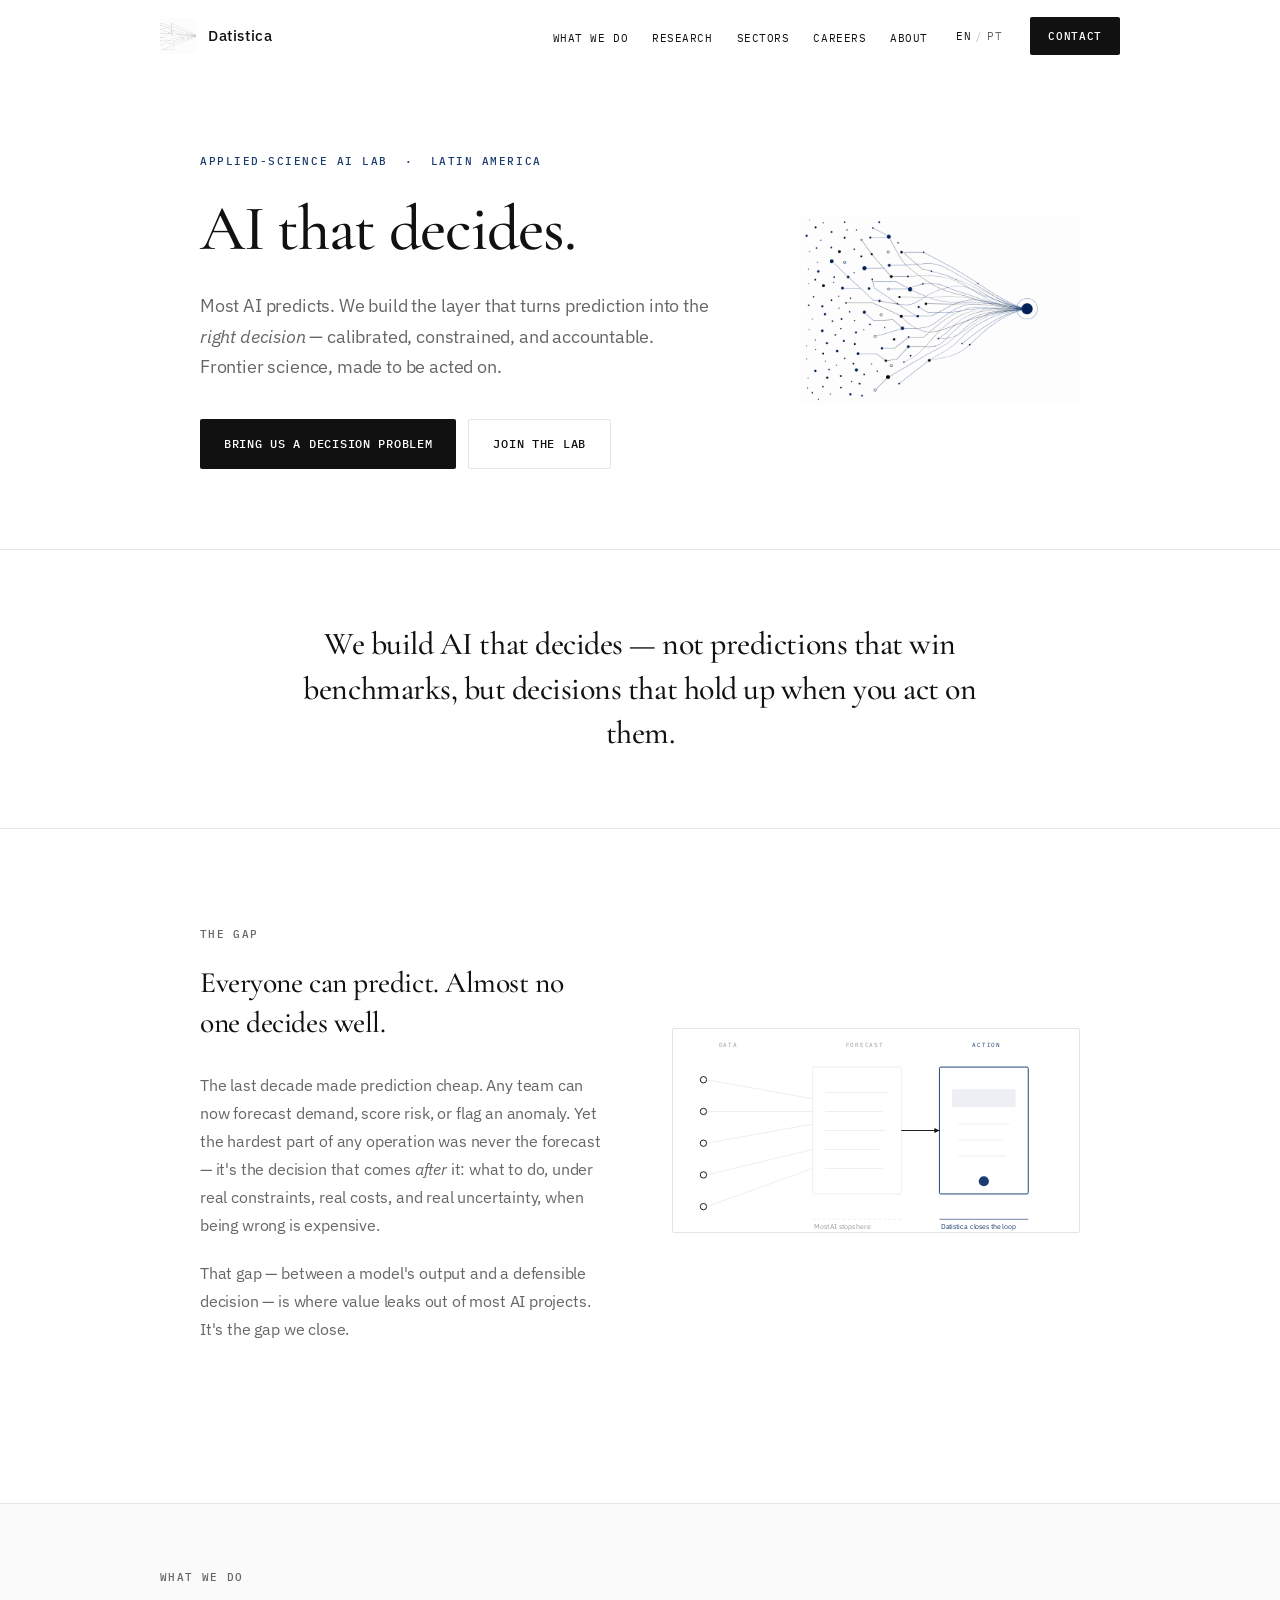
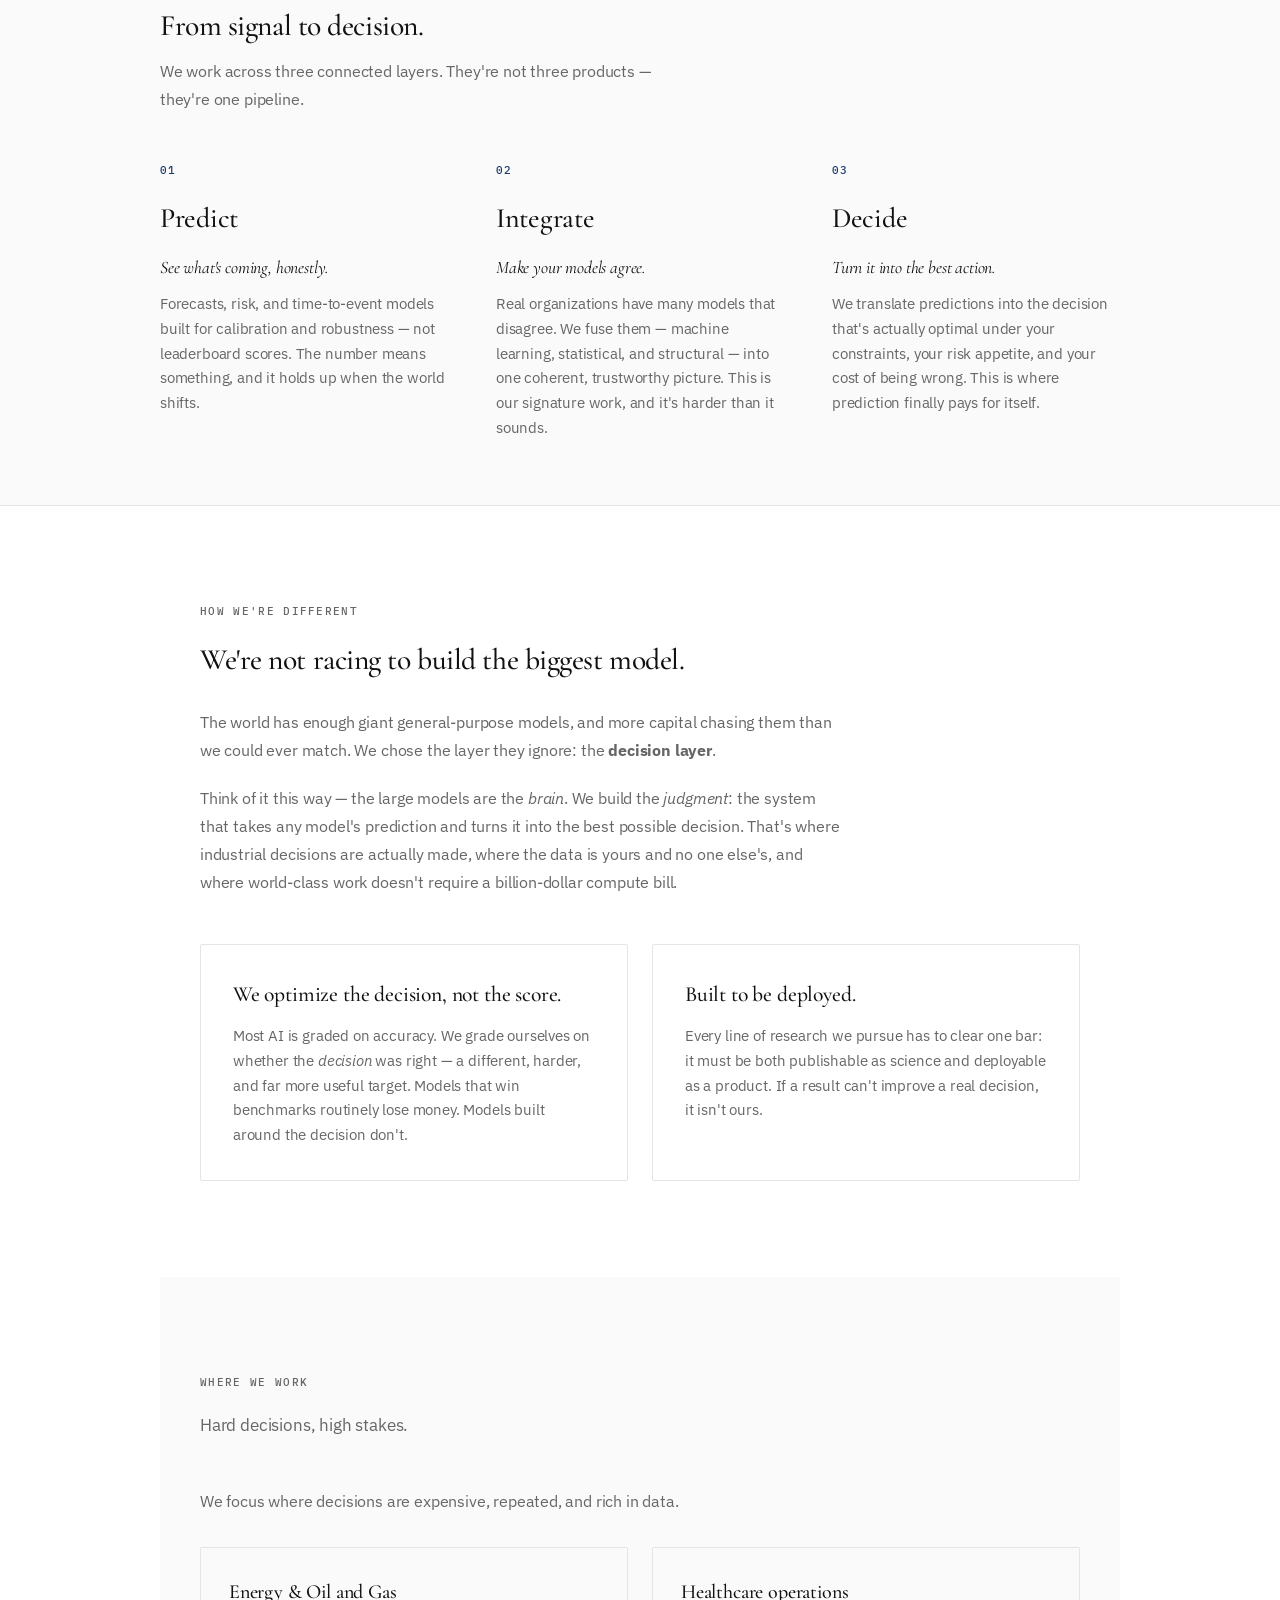
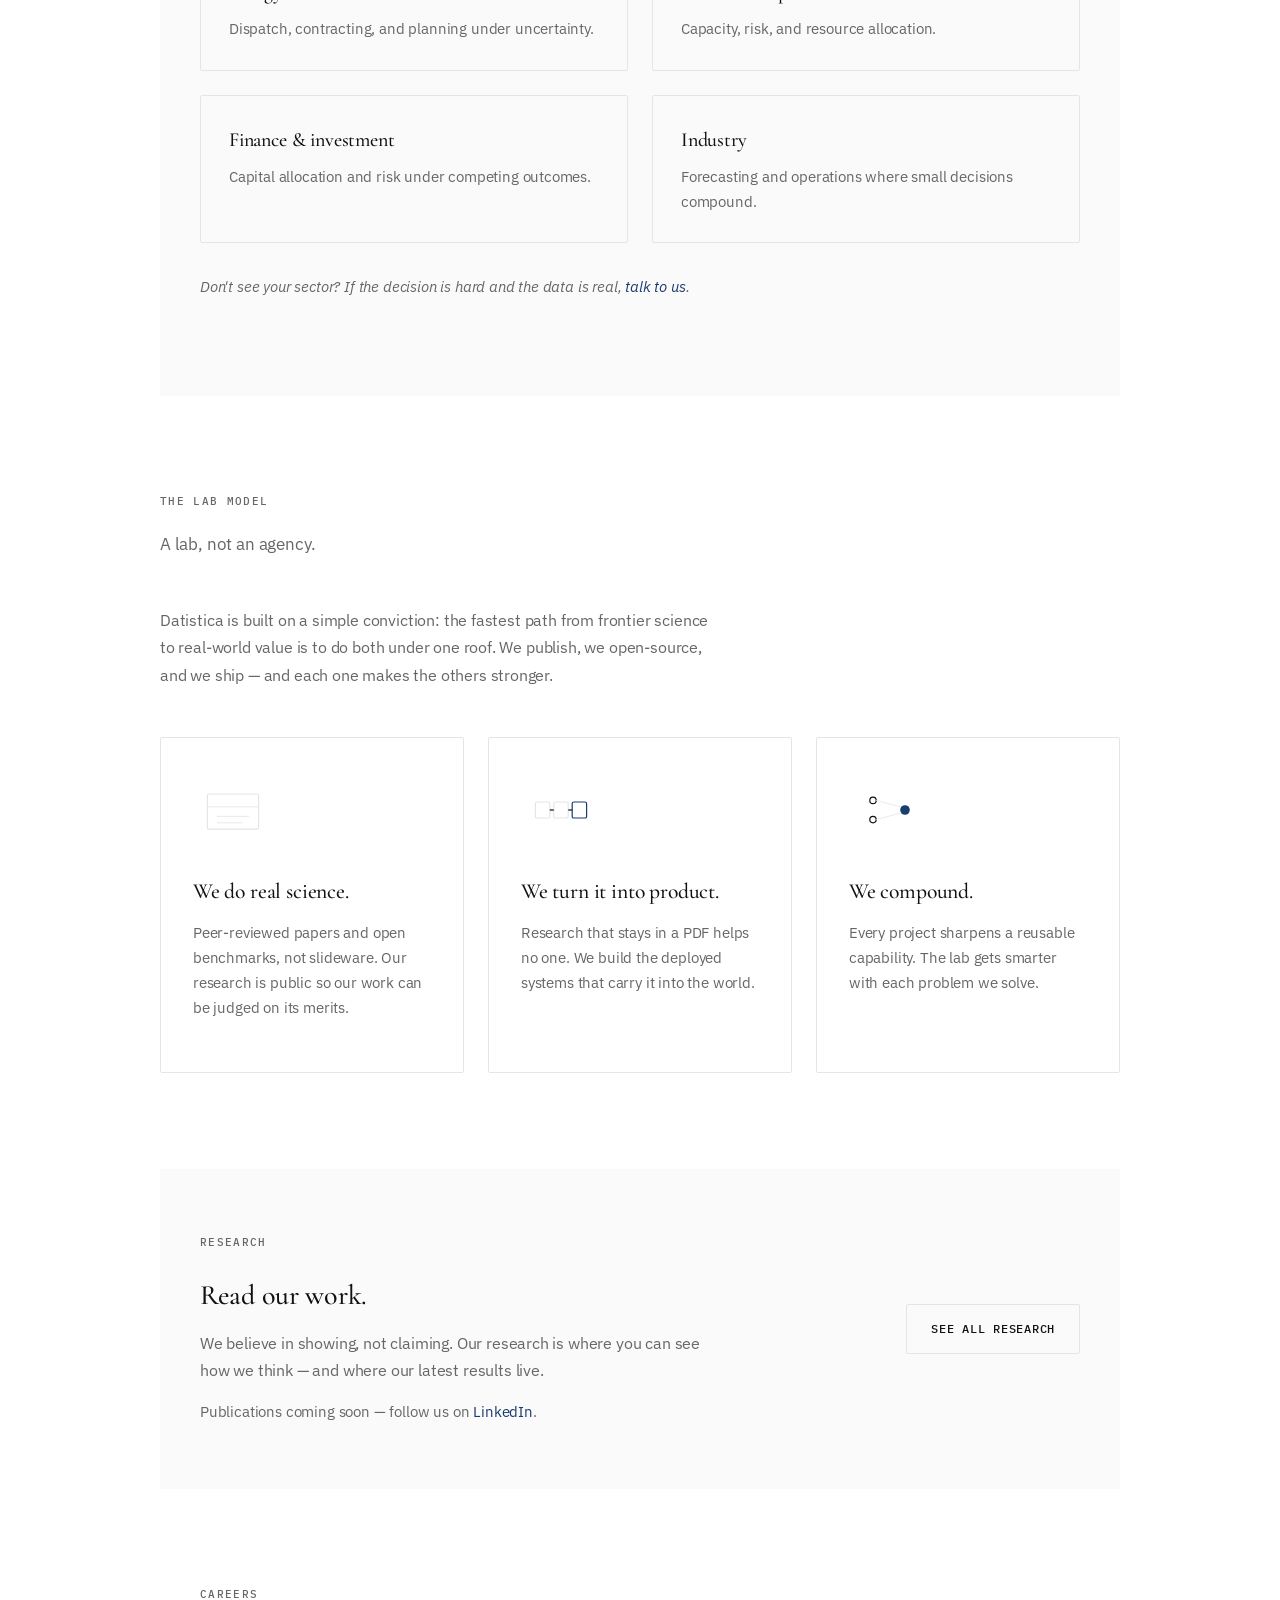
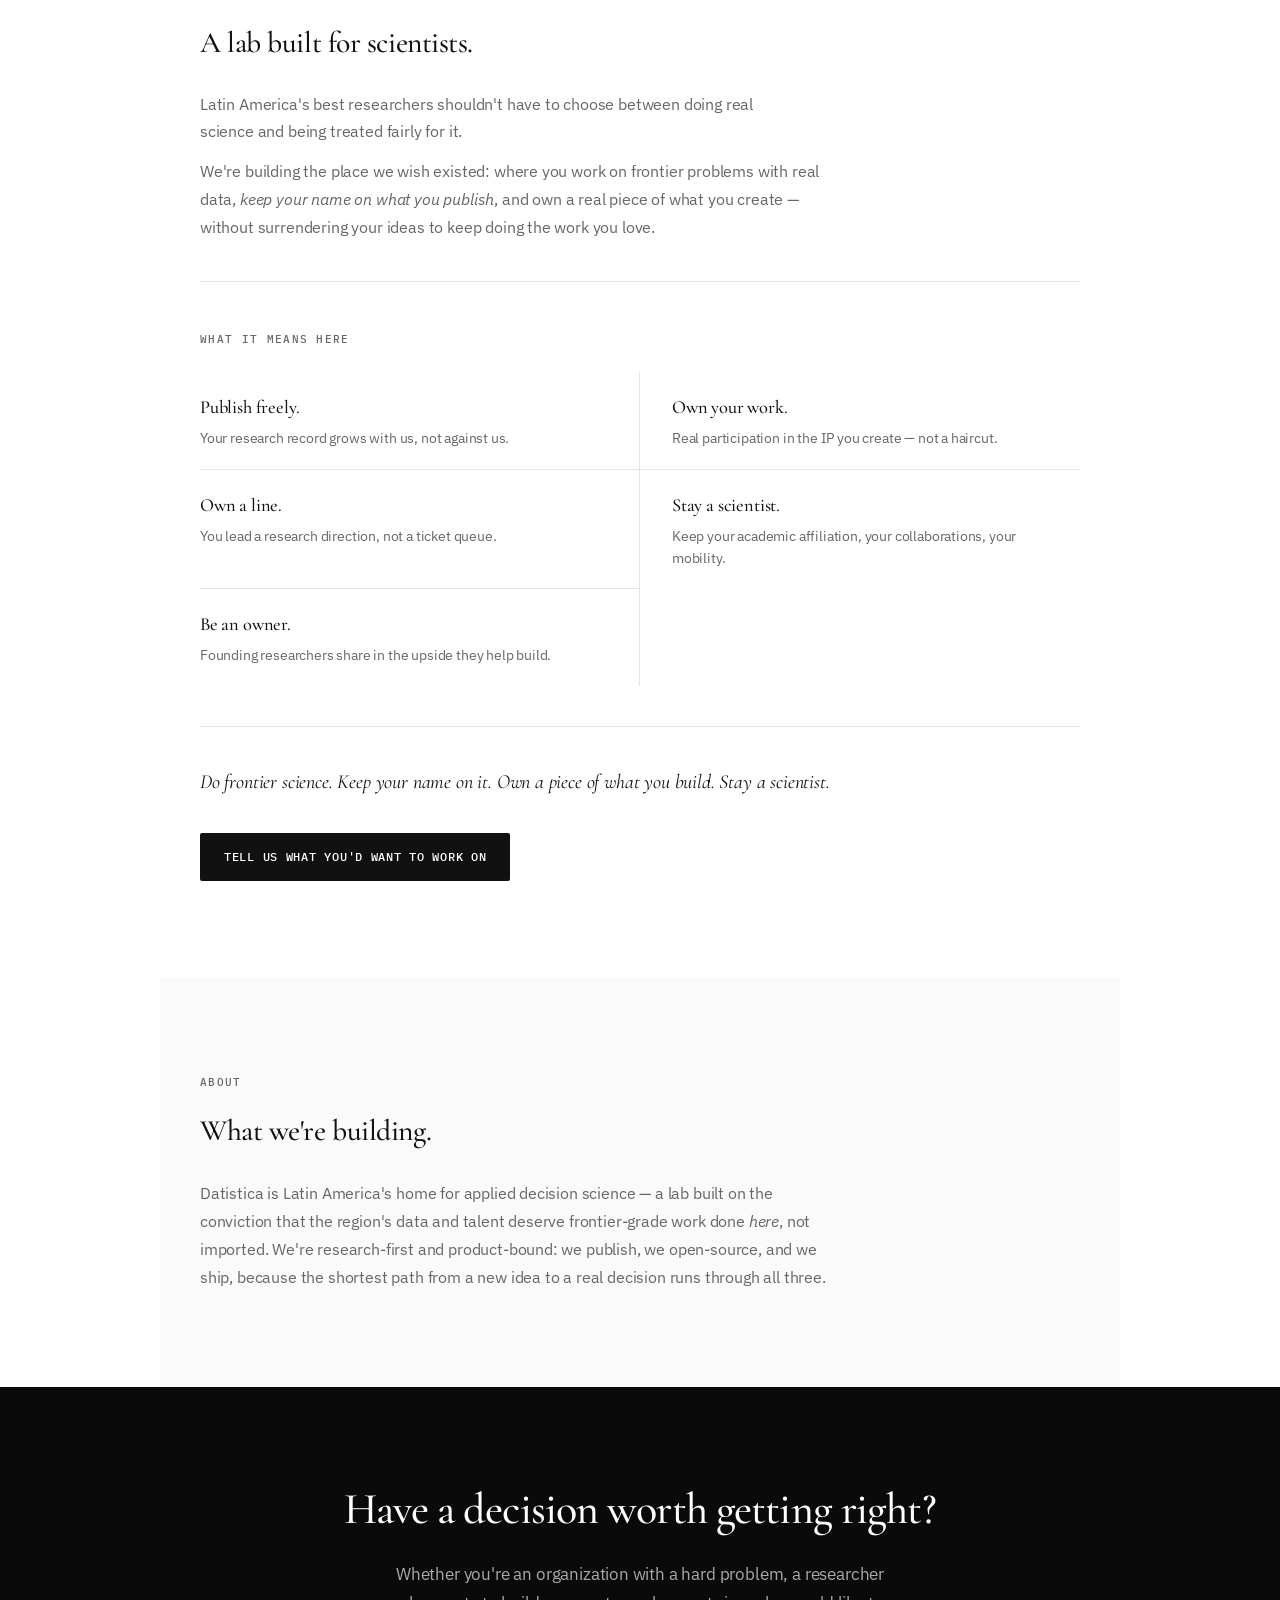
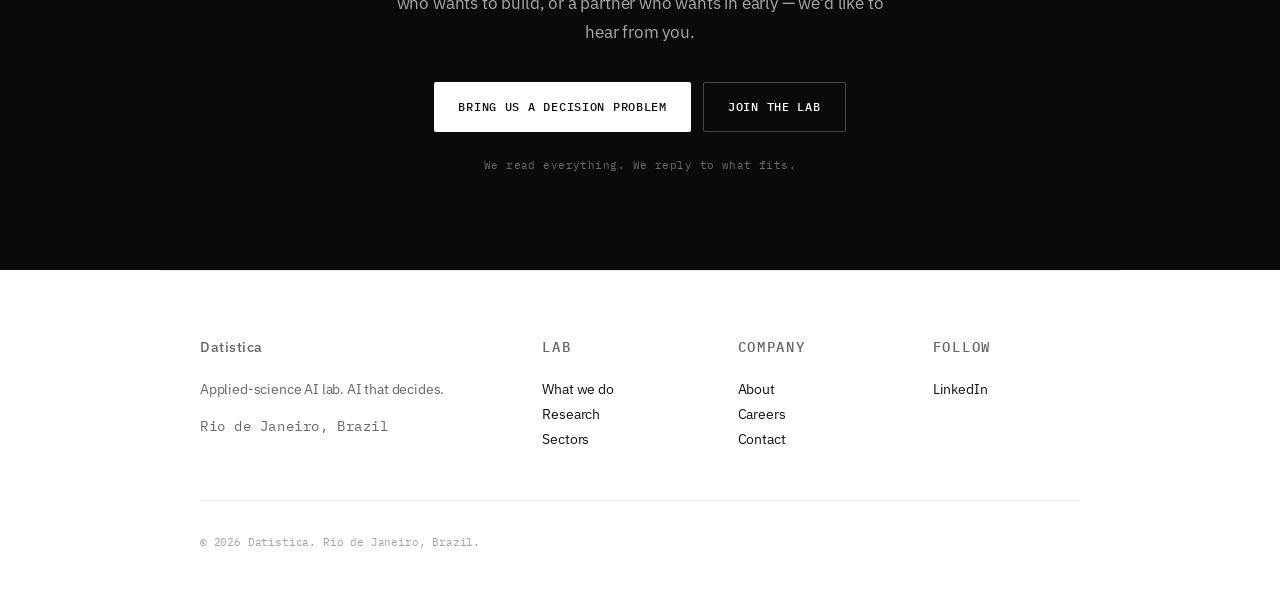
<file: landing-page/index.html>
<!DOCTYPE html>
<html lang="en">
<head>
  <meta charset="UTF-8">
  <meta name="viewport" content="width=device-width, initial-scale=1.0">
  <meta name="description" content="Datistica is an applied-science AI lab in Latin America. We turn frontier research in prediction and optimization into decision systems built to be acted on.">
  <meta property="og:title" content="Datistica — AI that decides">
  <meta property="og:description" content="Most AI predicts. We build the layer that turns prediction into the right decision.">
  <title>Datistica — AI that decides | Applied-science AI lab</title>
  <link rel="icon" href="assets/favicon.svg" type="image/svg+xml">
  <link rel="preconnect" href="https://fonts.googleapis.com">
  <link rel="preconnect" href="https://fonts.gstatic.com" crossorigin>
  <link href="https://fonts.googleapis.com/css2?family=Cormorant+Garamond:ital,wght@0,400;0,500;0,600;1,400;1,500&family=IBM+Plex+Mono:wght@400;500&family=IBM+Plex+Sans:wght@400;450;500;600&display=swap" rel="stylesheet">
  <link rel="stylesheet" href="styles.css">
</head>
<body>

  <header class="site-header">
    <nav class="nav" aria-label="Primary">
      <a href="#" class="nav__brand" aria-label="Datistica home">
        <img src="assets/header-abstract.png" alt="" class="nav__mark" width="36" height="36">
        <span class="nav__wordmark">Datistica</span>
      </a>
      <div class="nav__right">
        <ul class="nav__links">
          <li><a href="#what">What we do</a></li>
          <li><a href="#research">Research</a></li>
          <li><a href="#sectors">Sectors</a></li>
          <li><a href="#careers">Careers</a></li>
          <li><a href="#about">About</a></li>
        </ul>
        <button class="lang-toggle" aria-label="Language toggle" type="button">
          <span class="lang-toggle__opt lang-toggle__opt--active">EN</span>
          <span class="lang-toggle__sep" aria-hidden="true">/</span>
          <span class="lang-toggle__opt">PT</span>
        </button>
        <a href="#contact" class="nav__cta">Contact</a>
      </div>
    </nav>
  </header>

  <main>

    <section class="hero" aria-labelledby="hero-title">
      <div class="hero__grid">
        <div class="hero__content">
          <p class="hero__eyebrow reveal">Applied-science AI lab &nbsp;&middot;&nbsp; Latin America</p>
          <h1 id="hero-title" class="hero__headline reveal reveal--delay-1">
            AI that decides.
          </h1>
          <p class="hero__manifesto reveal reveal--delay-2">
            Most AI predicts. We build the layer that turns prediction into the <em>right decision</em> — calibrated, constrained, and accountable. Frontier science, made to be acted on.
          </p>
          <div class="hero__actions reveal reveal--delay-3">
            <a href="#contact" class="btn btn--primary">Bring us a decision problem</a>
            <a href="#careers" class="btn btn--ghost">Join the lab</a>
          </div>
        </div>
        <div class="hero__visual reveal reveal--delay-2">
          <img src="assets/hero-abstract.png" alt="" class="hero__art" width="400" height="480">
        </div>
      </div>
    </section>

    <section class="manifesto-band band" aria-label="Manifesto">
      <blockquote class="manifesto-band__text reveal">
        We build AI that decides — not predictions that win benchmarks, but decisions that hold up when you act on them.
      </blockquote>
    </section>

    <section id="gap" class="section">
      <div class="split reveal">
        <div class="split__text">
          <h2 class="section__label">The gap</h2>
          <p class="pullquote">
            Everyone can predict. Almost no one decides well.
          </p>
          <div class="prose">
            <p>
              The last decade made prediction cheap. Any team can now forecast demand, score risk, or flag an anomaly. Yet the hardest part of any operation was never the forecast — it's the decision that comes <em>after</em> it: what to do, under real constraints, real costs, and real uncertainty, when being wrong is expensive.
            </p>
            <p>
              That gap — between a model's output and a defensible decision — is where value leaks out of most AI projects. It's the gap we close.
            </p>
          </div>
        </div>
        <figure class="gap-diagram" aria-labelledby="gap-diagram-caption">
          <svg class="gap-diagram__svg" viewBox="0 0 640 320" fill="none" xmlns="http://www.w3.org/2000/svg" role="img" aria-labelledby="gap-diagram-caption">
            <title id="gap-diagram-caption">From data to forecast to action</title>
            <text x="72" y="28" fill="#999" font-family="IBM Plex Mono, monospace" font-size="10" letter-spacing="1.2">DATA</text>
            <text x="272" y="28" fill="#999" font-family="IBM Plex Mono, monospace" font-size="10" letter-spacing="1.2">FORECAST</text>
            <text x="472" y="28" fill="#1A3C6E" font-family="IBM Plex Mono, monospace" font-size="10" letter-spacing="1.2">ACTION</text>
            <circle cx="48" cy="80" r="5" stroke="#111" stroke-width="1.5" fill="none"/>
            <circle cx="48" cy="130" r="5" stroke="#111" stroke-width="1.5" fill="none"/>
            <circle cx="48" cy="180" r="5" stroke="#111" stroke-width="1.5" fill="none"/>
            <circle cx="48" cy="230" r="5" stroke="#111" stroke-width="1.5" fill="none"/>
            <circle cx="48" cy="280" r="5" stroke="#111" stroke-width="1.5" fill="none"/>
            <rect x="220" y="60" width="140" height="200" rx="2" stroke="#E5E5E5" stroke-width="1" fill="#fff"/>
            <line x1="240" y1="100" x2="340" y2="100" stroke="#E5E5E5" stroke-width="1"/>
            <line x1="240" y1="130" x2="330" y2="130" stroke="#E5E5E5" stroke-width="1"/>
            <line x1="240" y1="160" x2="335" y2="160" stroke="#E5E5E5" stroke-width="1"/>
            <line x1="240" y1="190" x2="325" y2="190" stroke="#E5E5E5" stroke-width="1"/>
            <line x1="240" y1="220" x2="332" y2="220" stroke="#E5E5E5" stroke-width="1"/>
            <rect x="420" y="60" width="140" height="200" rx="2" stroke="#1A3C6E" stroke-width="1.5" fill="#fff"/>
            <rect x="440" y="95" width="100" height="28" rx="1" fill="#1A3C6E" fill-opacity="0.08"/>
            <line x1="450" y1="150" x2="530" y2="150" stroke="#E5E5E5" stroke-width="1"/>
            <line x1="450" y1="175" x2="520" y2="175" stroke="#E5E5E5" stroke-width="1"/>
            <line x1="450" y1="200" x2="525" y2="200" stroke="#E5E5E5" stroke-width="1"/>
            <circle cx="490" cy="240" r="8" fill="#1A3C6E"/>
            <line x1="53" y1="80" x2="220" y2="110" stroke="#E5E5E5" stroke-width="1"/>
            <line x1="53" y1="130" x2="220" y2="130" stroke="#E5E5E5" stroke-width="1"/>
            <line x1="53" y1="180" x2="220" y2="150" stroke="#E5E5E5" stroke-width="1"/>
            <line x1="53" y1="230" x2="220" y2="190" stroke="#E5E5E5" stroke-width="1"/>
            <line x1="53" y1="280" x2="220" y2="220" stroke="#E5E5E5" stroke-width="1"/>
            <line x1="360" y1="160" x2="420" y2="160" stroke="#111" stroke-width="1.5"/>
            <polygon points="420,160 412,156 412,164" fill="#111"/>
            <line x1="220" y1="300" x2="360" y2="300" stroke="#E5E5E5" stroke-width="1" stroke-dasharray="4 4"/>
            <text x="222" y="316" fill="#999" font-family="IBM Plex Sans, sans-serif" font-size="11">Most AI stops here</text>
            <line x1="420" y1="300" x2="560" y2="300" stroke="#1A3C6E" stroke-width="1"/>
            <text x="422" y="316" fill="#1A3C6E" font-family="IBM Plex Sans, sans-serif" font-size="11">Datistica closes the loop</text>
          </svg>
        </figure>
      </div>
    </section>

    <section id="what" class="pillars band" aria-labelledby="what-title">
      <div class="pillars__intro reveal">
        <h2 id="what-title" class="section__label">What we do</h2>
        <p class="pillars__lead">From signal to decision.</p>
        <p class="pillars__sublead">We work across three connected layers. They're not three products — they're one pipeline.</p>
      </div>
      <div class="pillars__grid">
        <div class="pillar reveal">
          <span class="pillar__tag">01</span>
          <h3 class="pillar__title">Predict</h3>
          <p class="pillar__tagline"><em>See what's coming, honestly.</em></p>
          <p class="pillar__text">Forecasts, risk, and time-to-event models built for calibration and robustness — not leaderboard scores. The number means something, and it holds up when the world shifts.</p>
        </div>
        <div class="pillar reveal">
          <span class="pillar__tag">02</span>
          <h3 class="pillar__title">Integrate</h3>
          <p class="pillar__tagline"><em>Make your models agree.</em></p>
          <p class="pillar__text">Real organizations have many models that disagree. We fuse them — machine learning, statistical, and structural — into one coherent, trustworthy picture. This is our signature work, and it's harder than it sounds.</p>
        </div>
        <div class="pillar reveal">
          <span class="pillar__tag">03</span>
          <h3 class="pillar__title">Decide</h3>
          <p class="pillar__tagline"><em>Turn it into the best action.</em></p>
          <p class="pillar__text">We translate predictions into the decision that's actually optimal under your constraints, your risk appetite, and your cost of being wrong. This is where prediction finally pays for itself.</p>
        </div>
      </div>
    </section>

    <section id="different" class="section">
      <h2 class="section__label reveal">How we're different</h2>
      <p class="pullquote reveal">We're not racing to build the biggest model.</p>
      <div class="prose reveal" style="max-width: 640px; margin-bottom: 48px;">
        <p>
          The world has enough giant general-purpose models, and more capital chasing them than we could ever match. We chose the layer they ignore: the <strong>decision layer</strong>.
        </p>
        <p>
          Think of it this way — the large models are the <em>brain</em>. We build the <em>judgment</em>: the system that takes any model's prediction and turns it into the best possible decision. That's where industrial decisions are actually made, where the data is yours and no one else's, and where world-class work doesn't require a billion-dollar compute bill.
        </p>
      </div>
      <div class="diff-grid reveal">
        <article class="diff-card">
          <h3 class="diff-card__title">We optimize the decision, not the score.</h3>
          <p class="diff-card__text">Most AI is graded on accuracy. We grade ourselves on whether the <em>decision</em> was right — a different, harder, and far more useful target. Models that win benchmarks routinely lose money. Models built around the decision don't.</p>
        </article>
        <article class="diff-card">
          <h3 class="diff-card__title">Built to be deployed.</h3>
          <p class="diff-card__text">Every line of research we pursue has to clear one bar: it must be both publishable as science and deployable as a product. If a result can't improve a real decision, it isn't ours.</p>
        </article>
      </div>
    </section>

    <section id="sectors" class="section band band--light">
      <h2 class="section__label reveal">Where we work</h2>
      <p class="section__lead reveal">Hard decisions, high stakes.</p>
      <p class="section__intro reveal">We focus where decisions are expensive, repeated, and rich in data.</p>
      <div class="sectors-grid reveal">
        <article class="sector-card">
          <h3 class="sector-card__name">Energy &amp; Oil and Gas</h3>
          <p class="sector-card__text">Dispatch, contracting, and planning under uncertainty.</p>
        </article>
        <article class="sector-card">
          <h3 class="sector-card__name">Healthcare operations</h3>
          <p class="sector-card__text">Capacity, risk, and resource allocation.</p>
        </article>
        <article class="sector-card">
          <h3 class="sector-card__name">Finance &amp; investment</h3>
          <p class="sector-card__text">Capital allocation and risk under competing outcomes.</p>
        </article>
        <article class="sector-card">
          <h3 class="sector-card__name">Industry</h3>
          <p class="sector-card__text">Forecasting and operations where small decisions compound.</p>
        </article>
      </div>
      <p class="sectors-note reveal"><em>Don't see your sector? If the decision is hard and the data is real, <a href="#contact">talk to us</a>.</em></p>
    </section>

    <section id="lab" class="section section--wide">
      <h2 class="section__label reveal">The lab model</h2>
      <p class="section__lead reveal">A lab, not an agency.</p>
      <p class="section__intro reveal" style="margin-bottom: 48px;">Datistica is built on a simple conviction: the fastest path from frontier science to real-world value is to do both under one roof. We publish, we open-source, and we ship — and each one makes the others stronger.</p>
      <div class="lines">
        <article class="line-card reveal">
          <div class="line-card__visual" aria-hidden="true">
            <svg viewBox="0 0 80 80" fill="none" xmlns="http://www.w3.org/2000/svg">
              <rect x="8" y="20" width="64" height="44" rx="2" stroke="#E5E5E5" stroke-width="1.5"/>
              <line x1="8" y1="36" x2="72" y2="36" stroke="#E5E5E5" stroke-width="1"/>
              <line x1="20" y1="48" x2="60" y2="48" stroke="#E5E5E5" stroke-width="1"/>
              <line x1="20" y1="56" x2="52" y2="56" stroke="#E5E5E5" stroke-width="1"/>
            </svg>
          </div>
          <h3 class="line-card__title">We do real science.</h3>
          <p class="line-card__text">Peer-reviewed papers and open benchmarks, not slideware. Our research is public so our work can be judged on its merits.</p>
        </article>
        <article class="line-card reveal">
          <div class="line-card__visual" aria-hidden="true">
            <svg viewBox="0 0 80 80" fill="none" xmlns="http://www.w3.org/2000/svg">
              <rect x="8" y="30" width="18" height="20" rx="2" stroke="#E5E5E5" stroke-width="1.5"/>
              <rect x="31" y="30" width="18" height="20" rx="2" stroke="#E5E5E5" stroke-width="1.5"/>
              <rect x="54" y="30" width="18" height="20" rx="2" stroke="#1A3C6E" stroke-width="1.5"/>
              <line x1="26" y1="40" x2="31" y2="40" stroke="#111" stroke-width="1.5"/>
              <line x1="49" y1="40" x2="54" y2="40" stroke="#111" stroke-width="1.5"/>
            </svg>
          </div>
          <h3 class="line-card__title">We turn it into product.</h3>
          <p class="line-card__text">Research that stays in a PDF helps no one. We build the deployed systems that carry it into the world.</p>
        </article>
        <article class="line-card reveal">
          <div class="line-card__visual" aria-hidden="true">
            <svg viewBox="0 0 80 80" fill="none" xmlns="http://www.w3.org/2000/svg">
              <circle cx="20" cy="28" r="4" stroke="#111" stroke-width="1.5" fill="none"/>
              <circle cx="20" cy="52" r="4" stroke="#111" stroke-width="1.5" fill="none"/>
              <circle cx="60" cy="40" r="6" fill="#1A3C6E"/>
              <line x1="24" y1="28" x2="54" y2="36" stroke="#E5E5E5" stroke-width="1"/>
              <line x1="24" y1="52" x2="54" y2="44" stroke="#E5E5E5" stroke-width="1"/>
            </svg>
          </div>
          <h3 class="line-card__title">We compound.</h3>
          <p class="line-card__text">Every project sharpens a reusable capability. The lab gets smarter with each problem we solve.</p>
        </article>
      </div>
    </section>

    <section id="research" class="section section--compact band band--light">
      <div class="research-tease reveal">
        <div class="research-tease__text">
          <h2 class="section__label">Research</h2>
          <p class="research-tease__headline">Read our work.</p>
          <p class="research-tease__lead">We believe in showing, not claiming. Our research is where you can see how we think — and where our latest results live.</p>
          <p class="research-tease__status">Publications coming soon — follow us on <a href="https://linkedin.com/company/datistica" target="_blank" rel="noopener noreferrer">LinkedIn</a>.</p>
        </div>
        <a href="#contact" class="btn btn--ghost">See all research</a>
      </div>
    </section>

    <section id="careers" class="section">
      <h2 class="section__label reveal">Careers</h2>
      <p class="pullquote reveal">A lab built for scientists.</p>
      <p class="section__intro reveal" style="margin-bottom: 12px;">Latin America's best researchers shouldn't have to choose between doing real science and being treated fairly for it.</p>
      <div class="prose reveal" style="max-width: 640px; margin-bottom: 40px;">
        <p>
          We're building the place we wish existed: where you work on frontier problems with real data, <em>keep your name on what you publish</em>, and own a real piece of what you create — without surrendering your ideas to keep doing the work you love.
        </p>
      </div>
      <div class="methods reveal">
        <h3 class="methods__lead">What it means here</h3>
        <ul class="methods__list">
          <li>
            <span class="methods__name">Publish freely.</span>
            <span class="methods__desc">Your research record grows with us, not against us.</span>
          </li>
          <li>
            <span class="methods__name">Own your work.</span>
            <span class="methods__desc">Real participation in the IP you create — not a haircut.</span>
          </li>
          <li>
            <span class="methods__name">Own a line.</span>
            <span class="methods__desc">You lead a research direction, not a ticket queue.</span>
          </li>
          <li>
            <span class="methods__name">Stay a scientist.</span>
            <span class="methods__desc">Keep your academic affiliation, your collaborations, your mobility.</span>
          </li>
          <li>
            <span class="methods__name">Be an owner.</span>
            <span class="methods__desc">Founding researchers share in the upside they help build.</span>
          </li>
        </ul>
      </div>
      <p class="careers-oneliner reveal"><em>Do frontier science. Keep your name on it. Own a piece of what you build. Stay a scientist.</em></p>
      <div class="reveal" style="margin-top: 36px;">
        <a href="#contact" class="btn btn--primary">Tell us what you'd want to work on</a>
      </div>
    </section>

    <section id="about" class="section band band--light">
      <h2 class="section__label reveal">About</h2>
      <p class="pullquote reveal">What we're building.</p>
      <div class="prose reveal" style="max-width: 640px;">
        <p>
          Datistica is Latin America's home for applied decision science — a lab built on the conviction that the region's data and talent deserve frontier-grade work done <em>here</em>, not imported. We're research-first and product-bound: we publish, we open-source, and we ship, because the shortest path from a new idea to a real decision runs through all three.
        </p>
      </div>
    </section>

    <section id="contact" class="cta-dark band band--dark reveal">
      <div class="cta-dark__inner">
        <p class="cta-dark__headline">
          Have a decision worth getting right?
        </p>
        <p class="cta-dark__text">
          Whether you're an organization with a hard problem, a researcher who wants to build, or a partner who wants in early — we'd like to hear from you.
        </p>
        <div class="cta-dark__actions">
          <a href="mailto:contact@datistica.com" class="btn btn--light">Bring us a decision problem</a>
          <a href="mailto:contact@datistica.com?subject=Join%20the%20lab" class="btn btn--ghost btn--ghost-on-dark">Join the lab</a>
        </div>
        <p class="cta-dark__micro">We read everything. We reply to what fits.</p>
      </div>
    </section>

  </main>

  <footer class="site-footer">
    <div class="footer__grid">
      <div class="footer__col">
        <p class="footer__wordmark">Datistica</p>
        <p class="footer__tagline">Applied-science AI lab. AI that decides.</p>
        <p class="footer__location">Rio de Janeiro, Brazil</p>
      </div>
      <div class="footer__col">
        <p class="footer__heading">Lab</p>
        <p><a href="#what">What we do</a></p>
        <p><a href="#research">Research</a></p>
        <p><a href="#sectors">Sectors</a></p>
      </div>
      <div class="footer__col">
        <p class="footer__heading">Company</p>
        <p><a href="#about">About</a></p>
        <p><a href="#careers">Careers</a></p>
        <p><a href="#contact">Contact</a></p>
      </div>
      <div class="footer__col">
        <p class="footer__heading">Follow</p>
        <p><a href="https://linkedin.com/company/datistica" target="_blank" rel="noopener noreferrer">LinkedIn</a></p>
      </div>
    </div>
    <p class="footer__copy">&copy; 2026 Datistica. Rio de Janeiro, Brazil.</p>
  </footer>

  <script src="main.js"></script>
</body>
</html>
</file>
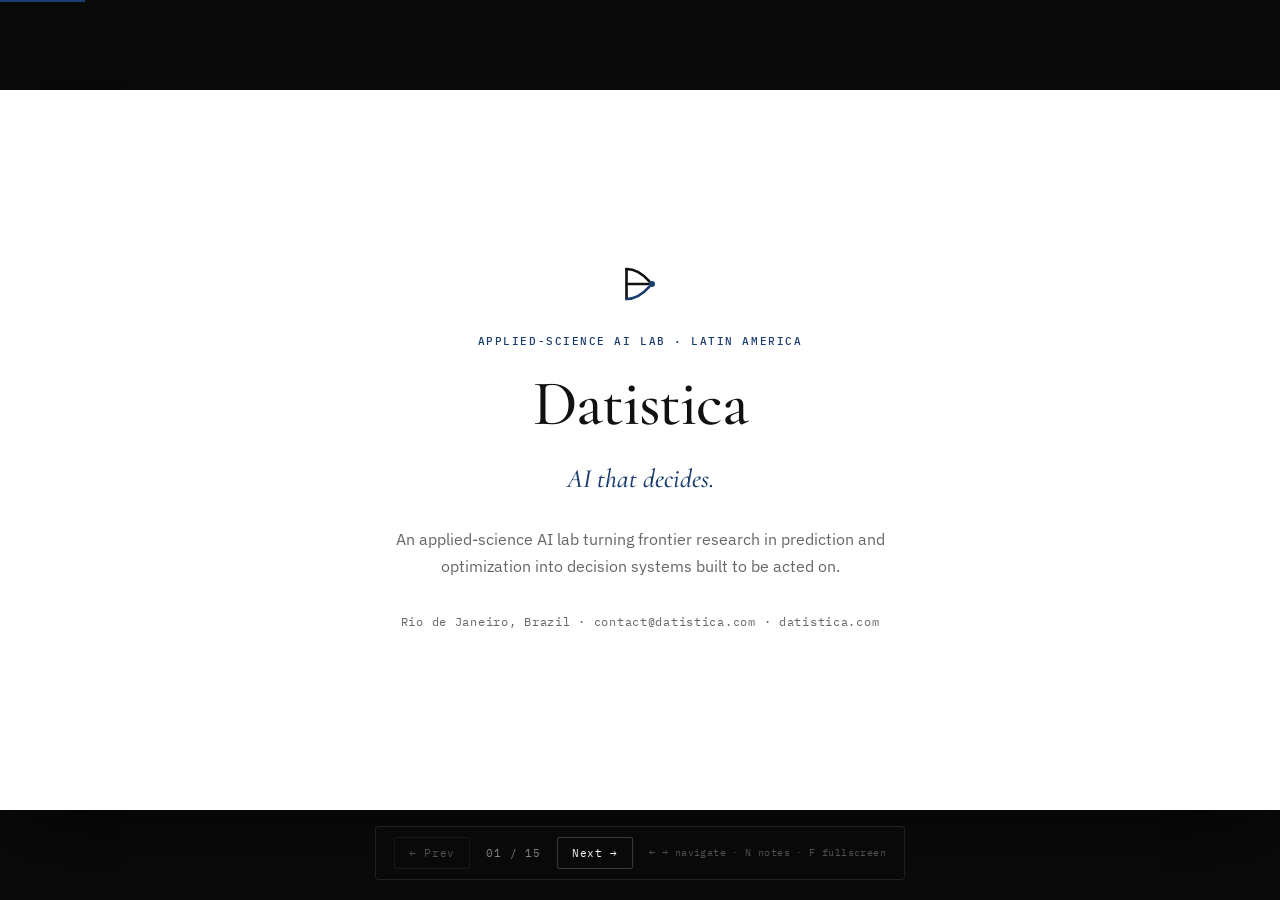
<file: pitch-deck/index.html>
<!DOCTYPE html>
<html lang="en">
<head>
  <meta charset="UTF-8">
  <meta name="viewport" content="width=device-width, initial-scale=1.0">
  <meta name="description" content="Datistica — investor pitch deck. AI that decides.">
  <title>Datistica — Pitch Deck</title>
  <link rel="icon" href="assets/favicon.svg" type="image/svg+xml">
  <link rel="preconnect" href="https://fonts.googleapis.com">
  <link rel="preconnect" href="https://fonts.gstatic.com" crossorigin>
  <link href="https://fonts.googleapis.com/css2?family=Cormorant+Garamond:ital,wght@0,400;0,500;0,600;1,400;1,500&family=IBM+Plex+Mono:wght@400;500&family=IBM+Plex+Sans:wght@400;450;500;600&display=swap" rel="stylesheet">
  <link rel="stylesheet" href="styles.css">
</head>
<body>

  <svg xmlns="http://www.w3.org/2000/svg" style="position:absolute;width:0;height:0;overflow:hidden" aria-hidden="true">
    <symbol id="datistica-mark" viewBox="0 0 64 64" fill="none">
      <path d="M14 12 L14 52" stroke="currentColor" stroke-width="3.5" stroke-linecap="round"/>
      <path d="M14 12 Q30 12 44.5 28.5" stroke="currentColor" stroke-width="3.5" stroke-linecap="round" fill="none"/>
      <path d="M14 32 L44.5 32" stroke="currentColor" stroke-width="3.5" stroke-linecap="round"/>
      <path d="M14 52 Q30 52 44.5 35.5" stroke="#1A3C6E" stroke-width="3.5" stroke-linecap="round" fill="none"/>
      <circle cx="48" cy="32" r="4" fill="#1A3C6E"/>
    </symbol>
  </svg>

  <div class="deck-progress" id="progress" style="width: 6.67%"></div>

  <div class="deck">
    <div class="deck__viewport">

      <!-- Slide 1 — Cover -->
      <section class="slide is-active" data-note="One breath. &quot;We're building Latin America's first applied-science lab for the decision layer of AI.&quot; Move on.">
        <div class="slide__body slide__body--center">
          <svg class="cover-mark" viewBox="0 0 64 64" width="48" height="48" aria-hidden="true"><use href="#datistica-mark"/></svg>
          <p class="cover-eyebrow">Applied-science AI lab · Latin America</p>
          <h1 class="slide__headline slide__headline--xl">Datistica</h1>
          <p class="slide__tagline">AI that decides.</p>
          <p class="slide__lead slide__lead--center" style="max-width: 560px;">
            An applied-science AI lab turning frontier research in prediction and optimization into decision systems built to be acted on.
          </p>
          <p class="cover-meta">Rio de Janeiro, Brazil · <a href="mailto:contact@datistica.com">contact@datistica.com</a> · <a href="https://datistica.com">datistica.com</a></p>
        </div>
      </section>

      <!-- Slide 2 — Vision -->
      <section class="slide slide--surface" data-note="This is the thesis in three sentences. Everything after substantiates it.">
        <header class="slide__header">
          <a href="#" class="slide__brand" aria-label="Datistica">
            <svg class="slide__mark" viewBox="0 0 64 64" width="28" height="28" aria-hidden="true"><use href="#datistica-mark"/></svg>
            <span>Datistica</span>
          </a>
          <span class="slide__num">02</span>
        </header>
        <div class="slide__body slide__body--center">
          <p class="slide__headline" style="max-width: 720px; text-align: center;">
            Most AI tells you what will happen. Almost none tells you what to do about it.
          </p>
          <p class="slide__lead slide__lead--center" style="margin-top: 20px;">
            We believe the next decade of value won't come from bigger predictions — it will come from turning prediction into the <em>right decision</em>, under real constraints, real risk, and real cost.
          </p>
          <p class="slide__lead slide__lead--center" style="margin-top: 16px; font-family: var(--serif); font-size: 1.25rem; color: var(--ink);">
            We're building the lab that owns that layer in Latin America.
          </p>
        </div>
      </section>

      <!-- Slide 3 — Problem -->
      <section class="slide" data-note="Name a concrete decision in the room's sector (e.g., &quot;which wells to recompletion-invest this quarter&quot;). Make the gap visceral.">
        <header class="slide__header">
          <a href="#" class="slide__brand"><svg class="slide__mark" viewBox="0 0 64 64" width="28" height="28" aria-hidden="true"><use href="#datistica-mark"/></svg><span>Datistica</span></a>
          <span class="slide__num">03</span>
        </header>
        <div class="slide__body slide__body--split slide__body--problem">
          <div class="problem-copy">
            <p class="slide__label">The problem</p>
            <h2 class="slide__headline">Prediction got cheap.<br>Good decisions didn't.</h2>
            <ul class="bullet-list bullet-list--compact">
              <li>The forecast is no longer the bottleneck — <strong>the decision that follows it is.</strong></li>
              <li>Value leaks when humans guess the action under constraints the model never saw.</li>
              <li>In LATAM, high-stakes decisions still run on <strong>informal heuristics</strong> — bias-prone. [18]</li>
              <li>Deep technical talent is <strong>underused or leaving</strong> — PhD underemployment, brain drain. [18]</li>
            </ul>
          </div>
          <figure class="gap-visual" aria-labelledby="gap-caption">
            <svg class="gap-visual__svg" viewBox="0 0 520 340" fill="none" xmlns="http://www.w3.org/2000/svg" role="img">
              <title id="gap-caption">The gap between forecast and decision</title>
              <text x="40" y="28" fill="#999" font-family="IBM Plex Mono, monospace" font-size="10" letter-spacing="1.2">DATA</text>
              <text x="210" y="28" fill="#999" font-family="IBM Plex Mono, monospace" font-size="10" letter-spacing="1.2">FORECAST</text>
              <text x="390" y="28" fill="#1A3C6E" font-family="IBM Plex Mono, monospace" font-size="10" letter-spacing="1.2">DECISION</text>
              <circle cx="32" cy="72" r="4" stroke="#111" stroke-width="1.5" fill="none"/>
              <circle cx="32" cy="112" r="4" stroke="#111" stroke-width="1.5" fill="none"/>
              <circle cx="32" cy="152" r="4" stroke="#111" stroke-width="1.5" fill="none"/>
              <circle cx="32" cy="192" r="4" stroke="#111" stroke-width="1.5" fill="none"/>
              <circle cx="32" cy="232" r="4" stroke="#111" stroke-width="1.5" fill="none"/>
              <rect x="180" y="52" width="120" height="200" rx="2" stroke="#E5E5E5" stroke-width="1" fill="#FAFAFA"/>
              <line x1="200" y1="88" x2="280" y2="88" stroke="#E5E5E5" stroke-width="1"/>
              <line x1="200" y1="118" x2="270" y2="118" stroke="#E5E5E5" stroke-width="1"/>
              <line x1="200" y1="148" x2="275" y2="148" stroke="#E5E5E5" stroke-width="1"/>
              <line x1="200" y1="178" x2="265" y2="178" stroke="#E5E5E5" stroke-width="1"/>
              <line x1="200" y1="208" x2="272" y2="208" stroke="#E5E5E5" stroke-width="1"/>
              <rect x="360" y="52" width="120" height="200" rx="2" stroke="#1A3C6E" stroke-width="1.5" fill="#fff"/>
              <rect x="378" y="88" width="84" height="26" rx="1" fill="rgba(26,60,110,0.1)"/>
              <circle cx="420" cy="168" r="10" fill="#1A3C6E"/>
              <line x1="36" y1="72" x2="180" y2="100" stroke="#E5E5E5" stroke-width="1"/>
              <line x1="36" y1="152" x2="180" y2="140" stroke="#E5E5E5" stroke-width="1"/>
              <line x1="36" y1="232" x2="180" y2="200" stroke="#E5E5E5" stroke-width="1"/>
              <line x1="300" y1="152" x2="360" y2="152" stroke="#111" stroke-width="1.5"/>
              <polygon points="360,152 352,148 352,156" fill="#111"/>
              <rect x="180" y="268" width="120" height="52" rx="2" fill="#FAFAFA" stroke="#E5E5E5" stroke-width="1"/>
              <text x="240" y="288" text-anchor="middle" fill="#999" font-family="IBM Plex Sans, sans-serif" font-size="10">Most AI stops here</text>
              <text x="240" y="302" text-anchor="middle" fill="#999" font-family="IBM Plex Mono, monospace" font-size="8">Cheap · commoditized</text>
              <rect x="350" y="268" width="140" height="52" rx="2" fill="rgba(26,60,110,0.06)" stroke="#1A3C6E" stroke-width="1"/>
              <text x="420" y="286" text-anchor="middle" fill="#1A3C6E" font-family="IBM Plex Sans, sans-serif" font-size="10" font-weight="500">Datistica closes</text>
              <text x="420" y="300" text-anchor="middle" fill="#1A3C6E" font-family="IBM Plex Sans, sans-serif" font-size="10" font-weight="500">the gap</text>
              <text x="420" y="314" text-anchor="middle" fill="#1A3C6E" font-family="IBM Plex Mono, monospace" font-size="8">Where value lives</text>
              <rect x="300" y="130" width="60" height="44" rx="2" stroke="#E5E5E5" stroke-width="1" stroke-dasharray="4 3" fill="none"/>
              <text x="308" y="150" fill="#666" font-family="IBM Plex Mono, monospace" font-size="8">VALUE</text>
              <text x="308" y="162" fill="#666" font-family="IBM Plex Mono, monospace" font-size="8">LEAKS</text>
            </svg>
          </figure>
        </div>
      </section>

      <!-- Slide 4 — Why now -->
      <section class="slide slide--surface" data-note="&quot;Right layer, right region, right moment, and the money is already moving.&quot;">
        <header class="slide__header">
          <a href="#" class="slide__brand"><svg class="slide__mark" viewBox="0 0 64 64" width="28" height="28" aria-hidden="true"><use href="#datistica-mark"/></svg><span>Datistica</span></a>
          <span class="slide__num">04</span>
        </header>
        <div class="slide__body">
          <p class="slide__label">Why now</p>
          <h2 class="slide__headline" style="margin-bottom: 20px;">Right layer. Right region. Right moment.</h2>
          <div class="momentum-grid">
            <article class="momentum-card">
              <div class="momentum-card__icon" aria-hidden="true">
                <svg viewBox="0 0 48 48" fill="none"><circle cx="24" cy="24" r="20" stroke="#1A3C6E" stroke-width="1.5"/><path d="M16 28 L24 16 L32 28" stroke="#111" stroke-width="1.5" stroke-linecap="round" stroke-linejoin="round"/></svg>
              </div>
              <p class="momentum-card__stat">US$2.65B+</p>
              <p class="momentum-card__title">Playbook proven</p>
              <p class="momentum-card__text">Sakana, Black Forest Labs, Periodic Labs, Humans& — research-first labs binding science to product. <strong>Never executed in LATAM as an independent lab.</strong></p>
            </article>
            <article class="momentum-card">
              <div class="momentum-card__icon" aria-hidden="true">
                <svg viewBox="0 0 48 48" fill="none"><rect x="10" y="14" width="28" height="22" rx="2" stroke="#1A3C6E" stroke-width="1.5"/><line x1="10" y1="22" x2="38" y2="22" stroke="#E5E5E5" stroke-width="1"/><circle cx="24" cy="30" r="4" fill="#1A3C6E"/></svg>
              </div>
              <p class="momentum-card__stat">~US$4.2B</p>
              <p class="momentum-card__title">Public capital flowing</p>
              <p class="momentum-card__text">Brazil's PBIA 2024–2028 national AI plan [7]; <strong>39%</strong> of 2025 Brazilian startup capital to AI companies [6]; FINEP + BNDES dedicated AI fund [6].</p>
            </article>
            <article class="momentum-card">
              <div class="momentum-card__icon" aria-hidden="true">
                <svg viewBox="0 0 48 48" fill="none"><polyline points="8,36 18,26 26,30 40,14" stroke="#1A3C6E" stroke-width="1.5" fill="none" stroke-linecap="round" stroke-linejoin="round"/><line x1="8" y1="40" x2="40" y2="40" stroke="#E5E5E5" stroke-width="1"/></svg>
              </div>
              <p class="momentum-card__stat">US$4.7B → US$30B</p>
              <p class="momentum-card__title">Market inflecting</p>
              <p class="momentum-card__text">LATAM AI ~23% CAGR; Brazil ~25% share [3]. Microsoft committed <strong>US$2.7B</strong> to Brazilian cloud/AI infrastructure [3].</p>
            </article>
            <article class="momentum-card">
              <div class="momentum-card__icon" aria-hidden="true">
                <svg viewBox="0 0 48 48" fill="none"><rect x="12" y="12" width="10" height="10" rx="1" stroke="#E5E5E5" stroke-width="1.5"/><rect x="26" y="12" width="10" height="10" rx="1" stroke="#E5E5E5" stroke-width="1.5"/><rect x="19" y="26" width="10" height="10" rx="1" stroke="#1A3C6E" stroke-width="1.5"/><line x1="17" y1="17" x2="24" y2="26" stroke="#111" stroke-width="1"/><line x1="31" y1="17" x2="24" y2="26" stroke="#111" stroke-width="1"/></svg>
              </div>
              <p class="momentum-card__stat">Deployable</p>
              <p class="momentum-card__title">Capability ready</p>
              <p class="momentum-card__text">Decision-focused ML and optimization have matured from theory to production-grade methods — the science layer is here.</p>
            </article>
          </div>
        </div>
      </section>

      <!-- Slide 5 — Solution -->
      <section class="slide" data-note="The large models are the brain; we build the judgment. Say it once, clearly.">
        <header class="slide__header slide__header--tight">
          <a href="#" class="slide__brand"><svg class="slide__mark" viewBox="0 0 64 64" width="28" height="28" aria-hidden="true"><use href="#datistica-mark"/></svg><span>Datistica</span></a>
          <span class="slide__num">05</span>
        </header>
        <div class="slide__body">
          <p class="slide__label">Our solution</p>
          <h2 class="slide__headline slide__headline--compact">One spine: predict → integrate → optimize.</h2>
          <div class="solution-spine">
            <article class="solution-step">
              <span class="solution-step__num">01</span>
              <h3 class="solution-step__title">Predict</h3>
              <p class="solution-step__text">Forecasts &amp; risk built for calibration, not leaderboard scores.</p>
            </article>
            <div class="solution-step__arrow" aria-hidden="true">→</div>
            <article class="solution-step solution-step--keystone">
              <span class="solution-step__badge">Keystone</span>
              <span class="solution-step__num">02</span>
              <h3 class="solution-step__title">Integrate</h3>
              <p class="solution-step__text">Fuse disagreeing models into one trustworthy picture.</p>
            </article>
            <div class="solution-step__arrow" aria-hidden="true">→</div>
            <article class="solution-step">
              <span class="solution-step__num">03</span>
              <h3 class="solution-step__title">Optimize</h3>
              <p class="solution-step__text">Optimal decision under your constraints, cost &amp; risk.</p>
            </article>
            <div class="solution-step__arrow solution-step__arrow--final" aria-hidden="true">→</div>
            <article class="solution-step solution-step--output">
              <span class="solution-step__num">▸</span>
              <h3 class="solution-step__title">Decision</h3>
              <p class="solution-step__text">Judgment you can deploy.</p>
            </article>
          </div>
          <p class="solution-tagline">We don't sell a model. We sell <strong>judgment you can deploy.</strong></p>
        </div>
      </section>

      <!-- Slide 6 — Value creation -->
      <section class="slide slide--surface" data-note="This is what makes us a lab, not an agency — each project sharpens a reusable capability.">
        <header class="slide__header">
          <a href="#" class="slide__brand"><svg class="slide__mark" viewBox="0 0 64 64" width="28" height="28" aria-hidden="true"><use href="#datistica-mark"/></svg><span>Datistica</span></a>
          <span class="slide__num">06</span>
        </header>
        <div class="slide__body slide__body--split">
          <div>
            <p class="slide__label">How we create value</p>
            <h2 class="slide__headline">Three outputs, one compounding loop.</h2>
            <p class="slide__lead">Each project sharpens a reusable capability — what makes us a lab, not an agency.</p>
          </div>
          <div class="flywheel" aria-label="Science, product, and pipeline reinforcing each other">
            <svg class="flywheel__svg" viewBox="0 0 400 400" fill="none" xmlns="http://www.w3.org/2000/svg">
              <circle cx="200" cy="200" r="140" stroke="#E5E5E5" stroke-width="1" stroke-dasharray="6 4"/>
              <path d="M200 60 A140 140 0 0 1 321 140" stroke="#1A3C6E" stroke-width="2" fill="none" marker-end="url(#arrow)"/>
              <path d="M321 260 A140 140 0 0 1 79 260" stroke="#1A3C6E" stroke-width="2" fill="none" marker-end="url(#arrow)"/>
              <path d="M79 140 A140 140 0 0 1 200 60" stroke="#1A3C6E" stroke-width="2" fill="none" marker-end="url(#arrow)"/>
              <defs><marker id="arrow" markerWidth="8" markerHeight="8" refX="6" refY="3" orient="auto"><polygon points="0,0 8,3 0,6" fill="#1A3C6E"/></marker></defs>
              <g class="flywheel__node">
                <rect x="152" y="28" width="96" height="56" rx="2" stroke="#1A3C6E" stroke-width="1.5" fill="#fff"/>
                <text x="200" y="52" text-anchor="middle" fill="#1A3C6E" font-family="IBM Plex Mono, monospace" font-size="9" letter-spacing="1">01</text>
                <text x="200" y="70" text-anchor="middle" fill="#111" font-family="Cormorant Garamond, serif" font-size="16" font-weight="500">Science</text>
              </g>
              <g class="flywheel__node">
                <rect x="288" y="172" width="96" height="56" rx="2" stroke="#E5E5E5" stroke-width="1.5" fill="#fff"/>
                <text x="336" y="196" text-anchor="middle" fill="#1A3C6E" font-family="IBM Plex Mono, monospace" font-size="9" letter-spacing="1">02</text>
                <text x="336" y="214" text-anchor="middle" fill="#111" font-family="Cormorant Garamond, serif" font-size="16" font-weight="500">Product</text>
              </g>
              <g class="flywheel__node">
                <rect x="16" y="172" width="96" height="56" rx="2" stroke="#E5E5E5" stroke-width="1.5" fill="#fff"/>
                <text x="64" y="196" text-anchor="middle" fill="#1A3C6E" font-family="IBM Plex Mono, monospace" font-size="9" letter-spacing="1">03</text>
                <text x="64" y="214" text-anchor="middle" fill="#111" font-family="Cormorant Garamond, serif" font-size="14" font-weight="500">Pipeline</text>
              </g>
              <text x="200" y="198" text-anchor="middle" fill="#666" font-family="IBM Plex Sans, sans-serif" font-size="11">Compounds</text>
              <text x="200" y="214" text-anchor="middle" fill="#666" font-family="IBM Plex Sans, sans-serif" font-size="11">each cycle</text>
            </svg>
            <ul class="flywheel__legend">
              <li><strong>Science</strong> — papers, benchmarks → reputation &amp; grants</li>
              <li><strong>Product</strong> — deployed systems → revenue</li>
              <li><strong>Pipeline</strong> — paper-to-system method → durable asset</li>
            </ul>
          </div>
        </div>
      </section>

      <!-- Slide 7 — Market -->
      <section class="slide" data-note="TAM proves the category is real and large; SAM proves the region is inflecting; SOM proves you've thought about the first dollars. Don't oversell the regional number — cite the range.">
        <header class="slide__header slide__header--tight">
          <a href="#" class="slide__brand"><svg class="slide__mark" viewBox="0 0 64 64" width="28" height="28" aria-hidden="true"><use href="#datistica-mark"/></svg><span>Datistica</span></a>
          <span class="slide__num">07</span>
        </header>
        <div class="slide__body">
          <p class="slide__label">Market</p>
          <h2 class="slide__headline slide__headline--compact">Large category. Inflecting region. Credible entry.</h2>
          <div class="market-rings">
            <figure class="market-nested" aria-label="TAM, SAM, and SOM market sizing">
              <!-- TAM -->
              <div class="market-layer">
                <div class="market-layer__header">
                  <span class="market-layer__tag">TAM</span>
                  <span class="market-layer__desc">Global decision intelligence</span>
                  <span class="market-layer__figures"><strong>US$15B</strong> <span class="market-layer__arrow">→</span> US$36–50B by 2030</span>
                </div>
                <div class="market-layer__frame market-layer__frame--tam">
                  <!-- SAM -->
                  <div class="market-layer">
                    <div class="market-layer__header">
                      <span class="market-layer__tag">SAM</span>
                      <span class="market-layer__desc">LATAM AI · beachhead verticals</span>
                      <span class="market-layer__figures"><strong>US$4.7B</strong> <span class="market-layer__arrow">→</span> US$30B by 2033</span>
                    </div>
                    <div class="market-layer__frame market-layer__frame--sam">
                      <!-- SOM -->
                      <div class="market-layer__som">
                        <span class="market-layer__tag market-layer__tag--light">SOM</span>
                        <span class="market-layer__som-value">US$24M</span>
                        <span class="market-layer__som-note">0.5% of SAM · 24-month obtainable</span>
                      </div>
                    </div>
                  </div>
                </div>
              </div>
            </figure>
            <div class="market-details">
              <div class="market-detail">
                <p class="market-detail__title">TAM — Global decision intelligence</p>
                <p class="market-detail__text">US$15.22B (2024), ~15–25% CAGR to 2030 [1][2]. Proves the category is real.</p>
              </div>
              <div class="market-detail">
                <p class="market-detail__title">SAM — LATAM AI, beachhead verticals</p>
                <p class="market-detail__text">Brazil ~25% share, fastest-growing market; manufacturing ~17% of regional AI spend [3].</p>
              </div>
              <div class="market-detail market-detail--accent">
                <p class="market-detail__title">SOM — 24-month obtainable</p>
                <p class="market-detail__text">0.5% × US$4.7B = <strong>~US$24M</strong> — flagship Lab contracts + first Service-as-software clients in energy, healthcare, finance &amp; industry.</p>
              </div>
            </div>
          </div>
        </div>
      </section>

      <!-- Slide 8 — Business model -->
      <section class="slide slide--surface" data-note="Emphasize we reach revenue early and don't depend on a single funding source.">
        <header class="slide__header slide__header--tight">
          <a href="#" class="slide__brand"><svg class="slide__mark" viewBox="0 0 64 64" width="28" height="28" aria-hidden="true"><use href="#datistica-mark"/></svg><span>Datistica</span></a>
          <span class="slide__num">08</span>
        </header>
        <div class="slide__body">
          <p class="slide__label">Business model</p>
          <h2 class="slide__headline slide__headline--compact">Revenue early. Scale later. Multiple capital paths.</h2>
          <div class="biz-layout">
            <div class="biz-ladder">
              <p class="biz-ladder__heading">Revenue tiers</p>
              <div class="biz-ladder__steps">
                <article class="biz-ladder__step biz-ladder__step--active">
                  <span class="biz-ladder__num">01</span>
                  <div>
                    <p class="biz-ladder__title">Lab</p>
                    <p class="biz-ladder__desc">Bespoke R&amp;D · flagship clients · <em>cash now</em></p>
                  </div>
                </article>
                <article class="biz-ladder__step">
                  <span class="biz-ladder__num">02</span>
                  <div>
                    <p class="biz-ladder__title">Service-as-a-software</p>
                    <p class="biz-ladder__desc">Sector engines via API · <em>repeatable</em></p>
                  </div>
                </article>
                <article class="biz-ladder__step">
                  <span class="biz-ladder__num">03</span>
                  <div>
                    <p class="biz-ladder__title">Products</p>
                    <p class="biz-ladder__desc">Open-core tools · licensing · <em>scalable</em></p>
                  </div>
                </article>
              </div>
            </div>
            <div class="biz-capital">
              <p class="biz-ladder__heading">Capital stack</p>
              <div class="biz-capital__track">
                <div class="biz-capital__node"><span>Grants</span><small>FINEP · FAPERJ · EMBRAPII</small></div>
                <div class="biz-capital__line"></div>
                <div class="biz-capital__node"><span>Lab $</span><small>Pilots · case studies</small></div>
                <div class="biz-capital__line"></div>
                <div class="biz-capital__node"><span>Recurring</span><small>API revenue</small></div>
                <div class="biz-capital__line"></div>
                <div class="biz-capital__node biz-capital__node--end"><span>VC / strategic</span><small>Fund &amp; buy [10]</small></div>
              </div>
              <p class="biz-capital__note">Non-dilutive first → revenue → dilutive once product shows pull.</p>
            </div>
          </div>
        </div>
      </section>

      <!-- Slide 9 — Landscape -->
      <section class="slide" data-note="The empty cell is the pitch. Point at it. Explain: models predict, we decide — and no one in LATAM owns that layer yet.">
        <header class="slide__header slide__header--tight">
          <a href="#" class="slide__brand"><svg class="slide__mark" viewBox="0 0 64 64" width="28" height="28" aria-hidden="true"><use href="#datistica-mark"/></svg><span>Datistica</span></a>
          <span class="slide__num">09</span>
        </header>
        <div class="slide__body">
          <p class="slide__label">Landscape</p>
          <h2 class="slide__headline slide__headline--compact">We don't train the brain. We build the judgment on top.</h2>
          <div class="landscape-grid">
            <div class="landscape-quadrant landscape-quadrant--crowded">
              <p class="landscape-quadrant__tag">Foundation models · LATAM</p>
              <p class="landscape-quadrant__players">Maritaca · WideLabs · Dharma-AI</p>
              <p class="landscape-quadrant__note">Compete on LLMs &amp; compute — arms race we'd lose [14][15][16]</p>
            </div>
            <div class="landscape-quadrant landscape-quadrant--open">
              <p class="landscape-quadrant__tag">Decision systems · LATAM</p>
              <p class="landscape-quadrant__players landscape-quadrant__players--hero">Datistica</p>
              <p class="landscape-quadrant__note">No independent, research-first lab owns this layer</p>
            </div>
            <div class="landscape-quadrant">
              <p class="landscape-quadrant__tag">Foundation models · Global</p>
              <p class="landscape-quadrant__players">OpenAI · Anthropic · Google · Meta</p>
              <p class="landscape-quadrant__note">Capital-intensive, general-purpose</p>
            </div>
            <div class="landscape-quadrant">
              <p class="landscape-quadrant__tag">Decision systems · Global</p>
              <p class="landscape-quadrant__players">Palantir · C3 · vertical ops research</p>
              <p class="landscape-quadrant__note">Fragmented — none LATAM-native</p>
            </div>
          </div>
          <div class="landscape-stack-mini" aria-hidden="true">
            <div class="landscape-stack-mini__layer landscape-stack-mini__layer--top">Decision layer — what to do under constraints</div>
            <div class="landscape-stack-mini__layer">Any model's output — we sit here</div>
            <div class="landscape-stack-mini__layer landscape-stack-mini__layer--base">Foundation model — what will happen</div>
          </div>
          <p class="landscape-footer"><strong>Our wedge:</strong> decision quality on proprietary data — not model size. Dharma-AI bets on efficiency; we bet on <em>what to do with the prediction</em>.</p>
        </div>
      </section>

      <!-- Slide 10 — Moat -->
      <section class="slide slide--surface" data-note="Lead with &quot;we optimize the decision, not the score&quot; — it's the line they'll remember.">
        <header class="slide__header slide__header--tight">
          <a href="#" class="slide__brand"><svg class="slide__mark" viewBox="0 0 64 64" width="28" height="28" aria-hidden="true"><use href="#datistica-mark"/></svg><span>Datistica</span></a>
          <span class="slide__num">10</span>
        </header>
        <div class="slide__body">
          <p class="slide__label">Why we win</p>
          <blockquote class="moat-quote">We optimize the decision, not the score.</blockquote>
          <p class="moat-quote__sub">Graded on whether the <em>decision</em> was right — harder, more useful, more defensible than accuracy alone.</p>
          <div class="moat-row">
            <article class="moat-item">
              <svg class="moat-item__icon" viewBox="0 0 32 32" fill="none" aria-hidden="true"><circle cx="10" cy="10" r="4" stroke="#1A3C6E" stroke-width="1.5"/><circle cx="22" cy="10" r="4" stroke="#1A3C6E" stroke-width="1.5"/><circle cx="16" cy="22" r="5" fill="#1A3C6E"/></svg>
              <p class="moat-item__title">Integration keystone</p>
              <p class="moat-item__text">Fuse heterogeneous models under real constraints — our signature</p>
            </article>
            <article class="moat-item">
              <svg class="moat-item__icon" viewBox="0 0 32 32" fill="none" aria-hidden="true"><rect x="6" y="18" width="20" height="10" rx="1" stroke="#1A3C6E" stroke-width="1.5"/><path d="M10 18 V12 H22 V18" stroke="#111" stroke-width="1.5"/></svg>
              <p class="moat-item__title">Proprietary compounding</p>
              <p class="moat-item__text">Data &amp; decision feedback from every Lab engagement</p>
            </article>
            <article class="moat-item">
              <svg class="moat-item__icon" viewBox="0 0 32 32" fill="none" aria-hidden="true"><circle cx="16" cy="12" r="5" stroke="#111" stroke-width="1.5"/><path d="M6 28 Q16 20 26 28" stroke="#1A3C6E" stroke-width="1.5"/></svg>
              <p class="moat-item__title">Talent magnet</p>
              <p class="moat-item__text">Recruiting story no LATAM competitor has built</p>
            </article>
            <article class="moat-item">
              <svg class="moat-item__icon" viewBox="0 0 32 32" fill="none" aria-hidden="true"><path d="M6 26 L16 6 L26 26 Z" stroke="#1A3C6E" stroke-width="1.5" fill="none"/><circle cx="16" cy="20" r="2" fill="#1A3C6E"/></svg>
              <p class="moat-item__title">First mover</p>
              <p class="moat-item__text">Empty layer · real data · public-capital tailwind</p>
            </article>
          </div>
        </div>
      </section>

      <!-- Slide 11 — Talent engine -->
      <section class="slide" data-note="This is the slide that makes investors believe you can recruit — your scarcest input.">
        <header class="slide__header slide__header--tight">
          <a href="#" class="slide__brand"><svg class="slide__mark" viewBox="0 0 64 64" width="28" height="28" aria-hidden="true"><use href="#datistica-mark"/></svg><span>Datistica</span></a>
          <span class="slide__num">11</span>
        </header>
        <div class="slide__body">
          <p class="slide__label">The talent engine</p>
          <h2 class="slide__headline slide__headline--compact">A lab researchers choose — not flee from.</h2>
          <p class="talent-lead">LATAM over-produces PhDs its academy can't absorb. [18] We offer what universities can't:</p>
          <div class="talent-table">
            <div class="talent-table__head">
              <span></span>
              <span>University</span>
              <span>Datistica</span>
            </div>
            <div class="talent-table__row"><span class="talent-table__dim">Publish</span><span class="talent-table__bad">Rigid, slow</span><span class="talent-table__good">Freely — record grows</span></div>
            <div class="talent-table__row"><span class="talent-table__dim">IP</span><span class="talent-table__bad">Heavy haircuts</span><span class="talent-table__good">Real participation [19]</span></div>
            <div class="talent-table__row"><span class="talent-table__dim">Work</span><span class="talent-table__bad">Ticket queue</span><span class="talent-table__good">Own a research line</span></div>
            <div class="talent-table__row"><span class="talent-table__dim">Upside</span><span class="talent-table__bad">Brain drain abroad</span><span class="talent-table__good">Owner · stay a scientist</span></div>
          </div>
          <p class="talent-tagline">Frontier science. Your name on it. A piece of what you build.</p>
        </div>
      </section>

      <!-- Slide 12 — Roadmap -->
      <section class="slide slide--surface" data-note="Stress non-dilutive first, dilutive later — capital efficiency is the story.">
        <header class="slide__header slide__header--tight">
          <a href="#" class="slide__brand"><svg class="slide__mark" viewBox="0 0 64 64" width="28" height="28" aria-hidden="true"><use href="#datistica-mark"/></svg><span>Datistica</span></a>
          <span class="slide__num">12</span>
        </header>
        <div class="slide__body">
          <p class="slide__label">Roadmap</p>
          <h2 class="slide__headline slide__headline--compact">Non-dilutive first. Revenue early. VC when ready.</h2>
          <div class="roadmap-v2">
            <article class="roadmap-v2__card roadmap-v2__card--now">
              <span class="roadmap-v2__phase">0</span>
              <p class="roadmap-v2__when">Now → 3 mo</p>
              <p class="roadmap-v2__text">Founders · research faces · papers · accelerators</p>
            </article>
            <article class="roadmap-v2__card">
              <span class="roadmap-v2__phase">1</span>
              <p class="roadmap-v2__when">3–9 mo</p>
              <p class="roadmap-v2__text">First paid Lab pilot · ship papers</p>
            </article>
            <article class="roadmap-v2__card">
              <span class="roadmap-v2__phase">2</span>
              <p class="roadmap-v2__when">6–18 mo</p>
              <p class="roadmap-v2__text">Public funding — FINEP, FAPERJ, EMBRAPII [7][8][9]</p>
            </article>
            <article class="roadmap-v2__card">
              <span class="roadmap-v2__phase">3</span>
              <p class="roadmap-v2__when">12–24 mo</p>
              <p class="roadmap-v2__text">Hire researchers · product emerges from deployments</p>
            </article>
            <article class="roadmap-v2__card roadmap-v2__card--future">
              <span class="roadmap-v2__phase">4</span>
              <p class="roadmap-v2__when">24 mo+</p>
              <p class="roadmap-v2__text">VC on papers + deployments + recruiting story</p>
            </article>
          </div>
          <div class="beachhead-split">
            <div class="beachhead-split__item">
              <span class="beachhead-split__tag">Research demo</span>
              <p class="beachhead-split__text">VC capital-allocation — our data, ready now</p>
            </div>
            <div class="beachhead-split__item">
              <span class="beachhead-split__tag">First paying sectors</span>
              <p class="beachhead-split__text">Energy/O&amp;G + healthcare operations</p>
            </div>
          </div>
        </div>
      </section>

      <!-- Slide 13 — Team -->
      <section class="slide" data-note="Per current guidance, names are kept out of the circulated deck and shared privately. For a live VC meeting you'll typically need to name the team — prepare a private one-pager.">
        <header class="slide__header slide__header--tight">
          <a href="#" class="slide__brand"><svg class="slide__mark" viewBox="0 0 64 64" width="28" height="28" aria-hidden="true"><use href="#datistica-mark"/></svg><span>Datistica</span></a>
          <span class="slide__num">13</span>
        </header>
        <div class="slide__body slide__body--center">
          <p class="slide__label">Team</p>
          <div class="team-grid team-grid--centered">
            <article class="team-card team-card--vertical">
              <img src="assets/team-placeholder.svg" alt="" class="team-card__photo team-card__photo--lg" width="140" height="140">
              <p class="team-card__name">[Founder name]</p>
              <p class="team-card__role">[Prediction &amp; data science]</p>
              <p class="team-card__bio">[Short bio — 2–3 lines. Background, research, why this problem.]</p>
            </article>
            <article class="team-card team-card--vertical">
              <img src="assets/team-placeholder.svg" alt="" class="team-card__photo team-card__photo--lg" width="140" height="140">
              <p class="team-card__name">[Founder name]</p>
              <p class="team-card__role">[Optimization &amp; decision science]</p>
              <p class="team-card__bio">[Short bio — 2–3 lines. Background, research, why this problem.]</p>
            </article>
          </div>
        </div>
      </section>

      <!-- Slide 14 — Vision / Close -->
      <section class="slide slide--dark" data-note="End on the tagline. Stop talking.">
        <div class="slide__body slide__body--center">
          <svg class="cover-mark cover-mark--light" viewBox="0 0 64 64" width="40" height="40" aria-hidden="true"><use href="#datistica-mark"/></svg>
          <p class="slide__label">Vision</p>
          <h2 class="slide__headline" style="max-width: 720px; text-align: center; font-size: 2rem;">
            Datistica becomes the institution Latin America's decision-makers — and its best researchers — choose first.
          </h2>
          <p class="slide__lead slide__lead--center" style="margin-top: 24px; max-width: 600px;">
            We turn the region's proprietary data and underused talent into the judgment layer of its most important industries: starting with a few hard decisions, compounding into a lab whose science the rest of the region builds on.
          </p>
          <p class="slide__headline slide__headline--lg" style="margin-top: 48px; text-align: center;">AI that decides.</p>
          <p class="cover-meta"><a href="mailto:contact@datistica.com">contact@datistica.com</a> · <a href="https://datistica.com">datistica.com</a></p>
        </div>
      </section>

      <!-- Slide 15 — Sources -->
      <section class="slide slide--surface" data-note="Skip unless asked. Market figures are third-party estimates and vary by provider.">
        <header class="slide__header slide__header--tight">
          <a href="#" class="slide__brand"><svg class="slide__mark" viewBox="0 0 64 64" width="28" height="28" aria-hidden="true"><use href="#datistica-mark"/></svg><span>Datistica</span></a>
          <span class="slide__num">15</span>
        </header>
        <div class="slide__body">
          <p class="slide__label">Sources</p>
          <h2 class="slide__headline slide__headline--compact">References cited in this deck</h2>
          <p class="sources-disclaimer">Market-size figures are third-party estimates and vary by provider; ranges reflect that.</p>
          <ol class="sources-list">
            <li id="ref-1"><span class="sources-list__num">[1]</span> Grand View Research — <em>Decision Intelligence Market Report</em> (US$15.22B 2024 → US$36.34B 2030). <a href="https://www.grandviewresearch.com/industry-analysis/decision-intelligence-market-report" target="_blank" rel="noopener noreferrer">grandviewresearch.com</a></li>
            <li id="ref-2"><span class="sources-list__num">[2]</span> MarketsandMarkets — <em>Decision Intelligence Market</em> (US$13.3B 2024 → US$50.1B 2030). <a href="https://www.marketsandmarkets.com/PressReleases/decision-intelligence.asp" target="_blank" rel="noopener noreferrer">marketsandmarkets.com</a></li>
            <li id="ref-3"><span class="sources-list__num">[3]</span> IMARC Group / Intelligent CIO LATAM — <em>Latin America AI Market</em> (US$4.71B 2024 → US$30.2B 2033; Brazil ~25% share; Microsoft US$2.7B Brazil investment). <a href="https://www.imarcgroup.com/latin-america-artificial-intelligence-market" target="_blank" rel="noopener noreferrer">imarcgroup.com</a></li>
            <li id="ref-4"><span class="sources-list__num">[4]</span> Precedence Research — <em>Decision Intelligence Market</em> (US$16.34B 2025 → US$68.2B 2035). <a href="https://www.precedenceresearch.com/decision-intelligence-market" target="_blank" rel="noopener noreferrer">precedenceresearch.com</a></li>
            <li id="ref-5"><span class="sources-list__num">[5]</span> LatamRepublic / Cuantico VP + Startuplinks — <em>LATAM VC Report 2026</em> (2025: US$4.126bn, +13.8% YoY). <a href="https://www.latamrepublic.com/top-10-emerging-ai-startups-in-latin-america-pre-series-a/" target="_blank" rel="noopener noreferrer">latamrepublic.com</a></li>
            <li id="ref-6"><span class="sources-list__num">[6]</span> Agência Brasil — FINEP &amp; BNDES AI fund; 39% of 2025 Brazilian startup capital to AI-applying companies. <a href="https://agenciabrasil.ebc.com.br/economia/noticia/2026-04/finep-e-bndes-lancam-edital-para-selecionar-gestor-de-fundo-de-ia" target="_blank" rel="noopener noreferrer">agenciabrasil.ebc.com.br</a></li>
            <li id="ref-7"><span class="sources-list__num">[7]</span> Agência Brasil — PBIA 2024–2028 (~R$23bn); FNDCT (~R$14.6bn in 2025). <a href="https://agenciabrasil.ebc.com.br/geral/noticia/2024-07/para-especialistas-o-brasil-deve-diversificar-financiamento-em-pd" target="_blank" rel="noopener noreferrer">agenciabrasil.ebc.com.br</a></li>
            <li id="ref-8"><span class="sources-list__num">[8]</span> FINEP — Public calls under PBIA / Nova Indústria Brasil. <a href="https://www.finep.gov.br/chamadas-publicas/chamadapublica/784" target="_blank" rel="noopener noreferrer">finep.gov.br</a></li>
            <li id="ref-9"><span class="sources-list__num">[9]</span> EMBRAPII — Fraunhofer-model industrial R&amp;D co-funding. <a href="https://embrapii.org.br/" target="_blank" rel="noopener noreferrer">embrapii.org.br</a></li>
            <li id="ref-10"><span class="sources-list__num">[10]</span> TechCrunch — Sakana AI Series B at US$2.65B valuation (research-first, sovereign-market path). <a href="https://techcrunch.com/2025/11/17/sakana-ai-raises-135m-series-b-at-a-2-65b-valuation-to-continue-building-ai-models-for-japan/" target="_blank" rel="noopener noreferrer">techcrunch.com</a></li>
            <li id="ref-11"><span class="sources-list__num">[11]</span> Sacra / startupintros — Black Forest Labs (Stable Diffusion creators; ~US$3.25B valuation). <a href="https://sacra.com/c/black-forest-labs/" target="_blank" rel="noopener noreferrer">sacra.com</a></li>
            <li id="ref-12"><span class="sources-list__num">[12]</span> TechCrunch / a16z — Periodic Labs US$300M seed ("AI scientists"). <a href="https://techcrunch.com/2025/09/30/former-openai-and-deepmind-researchers-raise-whopping-300m-seed-to-automate-science/" target="_blank" rel="noopener noreferrer">techcrunch.com</a></li>
            <li id="ref-13"><span class="sources-list__num">[13]</span> TechCrunch — Humans&amp; US$480M seed ("tightly integrate science and product"). <a href="https://techcrunch.com/2026/01/20/humans-a-human-centric-ai-startup-founded-by-anthropic-xai-google-alums-raised-480m-seed-round/" target="_blank" rel="noopener noreferrer">techcrunch.com</a></li>
            <li id="ref-14"><span class="sources-list__num">[14]</span> Maritaca AI — Sabiá family, PT-BR / Brazilian-context LLM. <a href="https://www.maritaca.ai/" target="_blank" rel="noopener noreferrer">maritaca.ai</a></li>
            <li id="ref-15"><span class="sources-list__num">[15]</span> WideLabs — Amazônia IA sovereign LLM / PaaS. <a href="https://startupi.com.br/widelabs-lanca-amazonia-ia/" target="_blank" rel="noopener noreferrer">startupi.com.br</a></li>
            <li id="ref-16"><span class="sources-list__num">[16]</span> Dharma-AI — specialized Small Language Models; Rio-based AI lab. <a href="https://dharma-ai.com.br/" target="_blank" rel="noopener noreferrer">dharma-ai.com.br</a></li>
            <li id="ref-17"><span class="sources-list__num">[17]</span> Alcor (CENIA/ECLAC ILIA 2025) — Chile leads LATAM AI index; Brazil holds &gt;90% of regional HPC. <a href="https://alcor.com/tech-hubs-in-latin-america/" target="_blank" rel="noopener noreferrer">alcor.com</a></li>
            <li id="ref-18"><span class="sources-list__num">[18]</span> UFCG / Sinpro-MG (PhD underemployment &amp; brain drain); Kauffman Foundation (VC selection heuristics). <a href="https://cct.ufcg.edu.br/noticias/grupo-de-doutores-quer-mudar-regra-que-obriga-bolsista-do-governo-a-voltar-ao-brasil-nao-e-fuga-de-cerebros/" target="_blank" rel="noopener noreferrer">cct.ufcg.edu.br</a></li>
            <li id="ref-19"><span class="sources-list__num">[19]</span> Brazil — Marco Legal de CT&amp;I (Lei 13.243/2016), enabling negotiated IP splits and researcher participation.</li>
            <li id="ref-20"><span class="sources-list__num">[20]</span> TechCrunch — Thinking Machines Lab US$2B seed (frontier-lab funding context). <a href="https://techcrunch.com/2025/07/15/mira-muratis-thinking-machines-lab-is-worth-12b-in-seed-round/" target="_blank" rel="noopener noreferrer">techcrunch.com</a></li>
          </ol>
        </div>
      </section>

    </div>
  </div>

  <nav class="deck-controls" aria-label="Slide navigation">
    <button class="deck-controls__btn" id="prev" type="button" disabled aria-label="Previous slide">← Prev</button>
    <span class="deck-controls__counter" id="counter">01 / 15</span>
    <button class="deck-controls__btn" id="next" type="button" aria-label="Next slide">Next →</button>
    <span class="deck-controls__hint">← → navigate · N notes · F fullscreen</span>
  </nav>

  <aside class="notes-panel" id="notes-panel" aria-label="Presenter notes">
    <p class="notes-panel__label">Presenter note</p>
    <p class="notes-panel__text" id="notes-text"></p>
  </aside>

  <script src="deck.js"></script>
</body>
</html>
</file>
<file: landing-page/styles.css>
/* ── Datistica Landing Page ── */

:root {
  --white: #FFFFFF;
  --ink: #111111;
  --accent: #1A3C6E;
  --hairline: #E5E5E5;
  --muted: #666666;
  --surface: #FAFAFA;
  --surface-dark: #0A0A0A;
  --serif: "Cormorant Garamond", Georgia, "Times New Roman", serif;
  --sans: "IBM Plex Sans", -apple-system, BlinkMacSystemFont, "Segoe UI", sans-serif;
  --mono: "IBM Plex Mono", "SF Mono", Consolas, monospace;
  --max-width: 960px;
  --content-width: 720px;
  --nav-height: 72px;
  --ease: cubic-bezier(0.25, 0.1, 0.25, 1);
}

*, *::before, *::after {
  box-sizing: border-box;
  margin: 0;
  padding: 0;
}

html {
  scroll-behavior: smooth;
  -webkit-font-smoothing: antialiased;
  -moz-osx-font-smoothing: grayscale;
}

body {
  background: var(--white);
  color: var(--ink);
  font-family: var(--sans);
  font-size: 17px;
  font-weight: 400;
  line-height: 1.65;
  letter-spacing: -0.01em;
}

a {
  color: var(--accent);
  text-decoration: none;
  transition: opacity 0.3s var(--ease);
}

a:hover {
  opacity: 0.7;
}

img {
  display: block;
  max-width: 100%;
  height: auto;
}

/* ── Buttons ── */

.btn {
  display: inline-flex;
  align-items: center;
  font-family: var(--mono);
  font-size: 12px;
  font-weight: 500;
  letter-spacing: 0.06em;
  text-transform: uppercase;
  padding: 14px 24px;
  border-radius: 2px;
  transition: background 0.3s var(--ease), color 0.3s var(--ease), opacity 0.3s var(--ease);
  text-decoration: none;
}

.btn:hover {
  opacity: 1;
}

.btn--primary {
  background: var(--ink);
  color: var(--white);
}

.btn--primary:hover {
  background: var(--accent);
}

.btn--ghost {
  background: transparent;
  color: var(--ink);
  border: 1px solid var(--hairline);
}

.btn--ghost:hover {
  border-color: var(--ink);
}

.btn--light {
  background: var(--white);
  color: var(--ink);
}

.btn--light:hover {
  background: var(--accent);
  color: var(--white);
}

/* ── Header / Nav ── */

.site-header {
  position: fixed;
  top: 0;
  left: 0;
  right: 0;
  z-index: 100;
  background: rgba(255, 255, 255, 0.94);
  backdrop-filter: blur(16px);
  -webkit-backdrop-filter: blur(16px);
  border-bottom: 1px solid transparent;
  transition: border-color 0.4s var(--ease);
}

.site-header.is-scrolled {
  border-bottom-color: var(--hairline);
}

.nav {
  display: flex;
  align-items: center;
  justify-content: space-between;
  max-width: calc(var(--max-width) + 80px);
  margin: 0 auto;
  padding: 0 40px;
  height: var(--nav-height);
}

.nav__mark {
  width: 36px;
  height: 36px;
  border-radius: 2px;
  object-fit: cover;
}

.nav__wordmark {
  font-family: var(--sans);
  font-size: 15px;
  font-weight: 500;
  letter-spacing: 0.04em;
  color: var(--ink);
}

.nav__brand {
  display: flex;
  align-items: center;
  gap: 12px;
  color: var(--ink);
  text-decoration: none;
}

.nav__brand:hover {
  opacity: 0.8;
}

.nav__right {
  display: flex;
  align-items: center;
  gap: 28px;
}

.nav__links {
  display: flex;
  list-style: none;
  gap: 24px;
}

.nav__links a {
  font-family: var(--mono);
  font-size: 11px;
  font-weight: 400;
  letter-spacing: 0.05em;
  text-transform: uppercase;
  color: var(--ink);
  text-decoration: none;
}

.nav__links a:hover {
  opacity: 0.6;
}

.nav__cta {
  font-family: var(--mono);
  font-size: 11px;
  font-weight: 500;
  letter-spacing: 0.06em;
  text-transform: uppercase;
  background: var(--ink);
  color: var(--white) !important;
  padding: 10px 18px;
  border-radius: 2px;
  opacity: 1 !important;
  transition: background 0.3s var(--ease);
}

.nav__cta:hover {
  background: var(--accent);
  opacity: 1 !important;
}

.lang-toggle {
  display: flex;
  align-items: center;
  gap: 4px;
  background: none;
  border: none;
  cursor: pointer;
  font-family: var(--mono);
  font-size: 11px;
  letter-spacing: 0.06em;
  color: var(--muted);
  padding: 4px 0;
}

.lang-toggle__opt {
  transition: color 0.3s var(--ease);
}

.lang-toggle__opt--active {
  color: var(--ink);
}

.lang-toggle__sep {
  opacity: 0.4;
}

/* ── Layout bands ── */

.band {
  width: 100%;
}

.band--light {
  background: var(--surface);
}

.band--dark {
  background: var(--surface-dark);
  color: var(--white);
}

.section {
  max-width: var(--max-width);
  margin: 0 auto;
  padding: 96px 40px;
}

.section--wide {
  max-width: calc(var(--max-width) + 80px);
}

.section--compact {
  padding: 64px 40px;
}

.section__label {
  font-family: var(--mono);
  font-size: 11px;
  font-weight: 500;
  letter-spacing: 0.12em;
  text-transform: uppercase;
  color: var(--muted);
  margin-bottom: 20px;
}

.section__lead {
  font-size: 17px;
  line-height: 1.7;
  color: var(--muted);
  margin-bottom: 48px;
  max-width: 560px;
}

/* ── Hero ── */

.hero {
  max-width: var(--max-width);
  margin: 0 auto;
  padding: calc(var(--nav-height) + 80px) 40px 80px;
}

.hero__grid {
  display: grid;
  grid-template-columns: 1fr 280px;
  gap: 64px;
  align-items: center;
}

.hero__eyebrow {
  font-family: var(--mono);
  font-size: 11px;
  font-weight: 500;
  letter-spacing: 0.14em;
  text-transform: uppercase;
  color: var(--accent);
  margin-bottom: 24px;
}

.hero__headline {
  font-family: var(--serif);
  font-size: clamp(2.8rem, 6vw, 4rem);
  font-weight: 500;
  line-height: 1.08;
  letter-spacing: -0.02em;
  color: var(--ink);
  margin-bottom: 28px;
}

.hero__manifesto {
  font-size: 18px;
  line-height: 1.7;
  color: var(--muted);
  max-width: 520px;
  margin-bottom: 36px;
}

.hero__actions {
  display: flex;
  gap: 12px;
  flex-wrap: wrap;
}

.hero__visual {
  display: flex;
  justify-content: center;
  align-items: center;
}

.hero__art {
  width: 100%;
  max-width: 360px;
  height: auto;
  border-radius: 2px;
}

/* ── Pillars (mission band) ── */

.pillars {
  background: var(--surface);
  border-top: 1px solid var(--hairline);
  border-bottom: 1px solid var(--hairline);
  padding: 64px 40px;
}

.pillars__grid {
  max-width: var(--max-width);
  margin: 0 auto;
  display: grid;
  grid-template-columns: repeat(3, 1fr);
  gap: 48px;
}

.pillar__tag {
  font-family: var(--mono);
  font-size: 11px;
  font-weight: 500;
  letter-spacing: 0.1em;
  color: var(--accent);
  display: block;
  margin-bottom: 16px;
}

.pillar__title {
  font-family: var(--serif);
  font-size: 1.75rem;
  font-weight: 500;
  margin-bottom: 12px;
  letter-spacing: -0.01em;
}

.pillar__tagline {
  font-family: var(--serif);
  font-size: 1.1rem;
  font-style: italic;
  color: var(--ink);
  margin-bottom: 10px;
}

.pillar__text {
  font-size: 15px;
  line-height: 1.65;
  color: var(--muted);
}

.pillars__intro {
  max-width: var(--max-width);
  margin: 0 auto 48px;
}

.pillars__lead {
  font-family: var(--serif);
  font-size: clamp(1.5rem, 3vw, 1.85rem);
  font-weight: 500;
  line-height: 1.35;
  letter-spacing: -0.015em;
  color: var(--ink);
  margin-bottom: 12px;
}

.pillars__sublead {
  font-size: 16px;
  line-height: 1.7;
  color: var(--muted);
  max-width: 520px;
}

/* ── Manifesto band ── */

.manifesto-band {
  padding: 72px 40px;
  border-top: 1px solid var(--hairline);
  border-bottom: 1px solid var(--hairline);
}

.manifesto-band__text {
  max-width: var(--content-width);
  margin: 0 auto;
  font-family: var(--serif);
  font-size: clamp(1.4rem, 3vw, 2rem);
  font-weight: 500;
  font-style: normal;
  line-height: 1.4;
  letter-spacing: -0.015em;
  color: var(--ink);
  text-align: center;
}

/* ── Split layout (text + image) ── */

.split {
  display: grid;
  grid-template-columns: 1fr 1fr;
  gap: 64px;
  align-items: center;
  margin-bottom: 64px;
}

.pullquote {
  font-family: var(--serif);
  font-size: clamp(1.5rem, 3vw, 1.85rem);
  font-weight: 500;
  line-height: 1.35;
  letter-spacing: -0.015em;
  color: var(--ink);
  margin-bottom: 28px;
}

.prose p {
  font-size: 16px;
  line-height: 1.75;
  color: var(--muted);
  margin-bottom: 1.25em;
}

.prose p:last-child {
  margin-bottom: 0;
}

.split__figure {
  margin: 0;
}

/* ── Gap diagram (inline SVG) ── */

.gap-diagram {
  margin: 0;
}

.gap-diagram__svg {
  width: 100%;
  height: auto;
  border: 1px solid var(--hairline);
  border-radius: 2px;
  background: var(--white);
}

/* ── Methods ── */

.methods {
  padding-top: 48px;
  border-top: 1px solid var(--hairline);
}

.methods__lead {
  font-family: var(--mono);
  font-size: 11px;
  font-weight: 500;
  letter-spacing: 0.12em;
  text-transform: uppercase;
  color: var(--muted);
  margin-bottom: 24px;
}

.methods__list {
  list-style: none;
  display: grid;
  grid-template-columns: 1fr 1fr;
  gap: 0;
}

.methods__list li {
  display: flex;
  flex-direction: column;
  gap: 4px;
  padding: 20px 24px 20px 0;
  border-bottom: 1px solid var(--hairline);
}

.methods__list li:nth-child(odd) {
  padding-right: 32px;
  border-right: 1px solid var(--hairline);
}

.methods__list li:nth-child(even) {
  padding-left: 32px;
}

.methods__list li:nth-last-child(-n+2) {
  border-bottom: none;
}

.methods__name {
  font-family: var(--serif);
  font-size: 1.15rem;
  font-weight: 500;
  color: var(--ink);
}

.methods__desc {
  font-size: 14px;
  line-height: 1.6;
  color: var(--muted);
}

.methods__list li:nth-last-child(1):nth-child(odd) {
  border-bottom: none;
}

/* ── How we're different ── */

.diff-grid {
  display: grid;
  grid-template-columns: 1fr 1fr;
  gap: 24px;
}

.diff-card {
  padding: 32px;
  border: 1px solid var(--hairline);
  border-radius: 2px;
  background: var(--white);
}

.diff-card__title {
  font-family: var(--serif);
  font-size: 1.35rem;
  font-weight: 500;
  margin-bottom: 12px;
}

.diff-card__text {
  font-size: 15px;
  line-height: 1.65;
  color: var(--muted);
}

.section__intro {
  font-size: 16px;
  line-height: 1.7;
  color: var(--muted);
  max-width: 560px;
  margin-bottom: 32px;
}

.sectors-note {
  font-size: 15px;
  line-height: 1.65;
  color: var(--muted);
  margin-top: 32px;
}

.sectors-note a {
  color: var(--accent);
}

/* ── Research ── */

.research-tease__headline {
  font-family: var(--serif);
  font-size: 1.75rem;
  font-weight: 500;
  margin-bottom: 12px;
  letter-spacing: -0.01em;
}

.research-tease__status {
  font-size: 15px;
  line-height: 1.65;
  color: var(--muted);
  margin-top: 16px;
}

/* ── Careers ── */

.careers-oneliner {
  font-family: var(--serif);
  font-size: 1.25rem;
  line-height: 1.5;
  color: var(--ink);
  margin-top: 40px;
  padding-top: 40px;
  border-top: 1px solid var(--hairline);
}

/* ── About / founders ── */

.founders__list {
  list-style: none;
  display: flex;
  flex-direction: column;
  gap: 20px;
}

.founders__name {
  font-family: var(--serif);
  font-size: 1.15rem;
  font-weight: 500;
  color: var(--ink);
  display: block;
  margin-bottom: 4px;
}

.founders__bio {
  font-size: 15px;
  line-height: 1.65;
  color: var(--muted);
}

/* ── Business lines ── */

.lines {
  display: grid;
  grid-template-columns: repeat(3, 1fr);
  gap: 24px;
}

.line-card {
  padding: 32px;
  border: 1px solid var(--hairline);
  border-radius: 2px;
  background: var(--white);
  display: flex;
  flex-direction: column;
  transition: border-color 0.3s var(--ease);
}

.line-card:hover {
  border-color: var(--accent);
}

.line-card__visual {
  width: 80px;
  height: 80px;
  margin-bottom: 24px;
  display: flex;
  align-items: center;
  justify-content: center;
}

.line-card__visual svg {
  width: 64px;
  height: 64px;
}

.line-card__title {
  font-family: var(--serif);
  font-size: 1.35rem;
  font-weight: 500;
  margin-bottom: 12px;
}

.line-card__text {
  font-size: 15px;
  line-height: 1.65;
  color: var(--muted);
  flex: 1;
  margin-bottom: 20px;
}

.line-card__link {
  font-family: var(--mono);
  font-size: 11px;
  letter-spacing: 0.06em;
  text-transform: uppercase;
  color: var(--accent);
}

/* ── Sectors grid ── */

.sectors-grid {
  display: grid;
  grid-template-columns: 1fr 1fr;
  gap: 24px;
}

.sector-card {
  padding: 28px;
  border: 1px solid var(--hairline);
  border-radius: 2px;
  transition: border-color 0.3s var(--ease);
}

.sector-card:hover {
  border-color: var(--accent);
}

.sector-card__name {
  font-family: var(--serif);
  font-size: 1.25rem;
  font-weight: 500;
  margin-bottom: 8px;
}

.sector-card__text {
  font-size: 15px;
  line-height: 1.65;
  color: var(--muted);
}

/* ── Research tease ── */

.research-tease {
  max-width: var(--max-width);
  margin: 0 auto;
  display: flex;
  align-items: center;
  justify-content: space-between;
  gap: 40px;
}

.research-tease__lead {
  font-size: 16px;
  line-height: 1.7;
  color: var(--muted);
  max-width: 520px;
  margin-top: 8px;
}

/* ── Dark CTA ── */

.cta-dark {
  padding: 96px 40px;
}

.cta-dark__inner {
  max-width: var(--content-width);
  margin: 0 auto;
  text-align: center;
}

.cta-dark__wordmark {
  font-family: var(--sans);
  font-size: 14px;
  font-weight: 500;
  letter-spacing: 0.08em;
  text-transform: uppercase;
  color: rgba(255, 255, 255, 0.5);
  margin-bottom: 32px;
}

.cta-dark__headline {
  font-family: var(--serif);
  font-size: clamp(2rem, 4vw, 2.75rem);
  font-weight: 500;
  line-height: 1.2;
  letter-spacing: -0.02em;
  margin-bottom: 24px;
}

.cta-dark__text {
  font-size: 17px;
  line-height: 1.7;
  color: rgba(255, 255, 255, 0.65);
  max-width: 520px;
  margin: 0 auto 36px;
}

.cta-dark__actions {
  display: flex;
  gap: 12px;
  justify-content: center;
  flex-wrap: wrap;
  margin-bottom: 24px;
}

.cta-dark__micro {
  font-family: var(--mono);
  font-size: 11px;
  letter-spacing: 0.04em;
  color: rgba(255, 255, 255, 0.4);
}

.btn--ghost-on-dark {
  color: var(--white);
  border-color: rgba(255, 255, 255, 0.25);
}

.btn--ghost-on-dark:hover {
  border-color: var(--white);
}

/* ── Footer ── */

.site-footer {
  border-top: 1px solid var(--hairline);
  padding: 64px 40px 40px;
  max-width: var(--max-width);
  margin: 0 auto;
}

.footer__grid {
  display: grid;
  grid-template-columns: 2fr 1fr 1fr 1fr;
  gap: 48px;
  margin-bottom: 48px;
}

.footer__tagline {
  font-size: 14px;
  line-height: 1.6;
  color: var(--muted);
  margin-bottom: 12px;
}

.footer__wordmark {
  font-family: var(--sans);
  font-size: 15px;
  font-weight: 500;
  letter-spacing: 0.04em;
  margin-bottom: 16px;
}

.footer__location {
  font-family: var(--mono);
  font-size: 12px;
  letter-spacing: 0.04em;
  color: var(--muted);
}

.footer__heading {
  font-family: var(--mono);
  font-size: 10px;
  font-weight: 500;
  letter-spacing: 0.12em;
  text-transform: uppercase;
  color: var(--muted);
  margin-bottom: 16px;
}

.footer__col p {
  font-size: 14px;
  line-height: 1.8;
  color: var(--muted);
}

.footer__col a {
  color: var(--ink);
}

.footer__copy {
  font-family: var(--mono);
  font-size: 11px;
  color: var(--muted);
  opacity: 0.6;
  padding-top: 32px;
  border-top: 1px solid var(--hairline);
}

/* ── Scroll reveal ── */

.reveal {
  opacity: 0;
  transform: translateY(24px);
  transition: opacity 0.9s var(--ease), transform 0.9s var(--ease);
}

.reveal.is-visible {
  opacity: 1;
  transform: translateY(0);
}

.reveal--delay-1 { transition-delay: 0.12s; }
.reveal--delay-2 { transition-delay: 0.24s; }
.reveal--delay-3 { transition-delay: 0.36s; }

.hero .reveal {
  opacity: 0;
  transform: translateY(20px);
}

.hero .reveal.is-visible {
  opacity: 1;
  transform: translateY(0);
}

/* ── Responsive ── */

@media (max-width: 900px) {
  .hero__grid {
    grid-template-columns: 1fr;
    gap: 48px;
  }

  .hero__visual {
    order: -1;
  }

  .hero__art {
    max-width: 280px;
    margin: 0 auto;
  }

  .pillars__grid {
    grid-template-columns: 1fr;
    gap: 40px;
  }

  .split {
    grid-template-columns: 1fr;
    gap: 40px;
  }

  .methods__list {
    grid-template-columns: 1fr;
  }

  .methods__list li:nth-child(odd) {
    padding-right: 0;
    border-right: none;
  }

  .methods__list li:nth-child(even) {
    padding-left: 0;
  }

  .methods__list li:nth-last-child(-n+2) {
    border-bottom: 1px solid var(--hairline);
  }

  .methods__list li:last-child {
    border-bottom: none;
  }

  .lines {
    grid-template-columns: 1fr;
  }

  .sectors-grid {
    grid-template-columns: 1fr;
  }

  .diff-grid {
    grid-template-columns: 1fr;
  }

  .research-tease {
    flex-direction: column;
    align-items: flex-start;
  }

  .footer__grid {
    grid-template-columns: 1fr;
    gap: 32px;
  }
}

@media (max-width: 640px) {
  .nav {
    padding: 0 20px;
    height: 64px;
  }

  .nav__links {
    display: none;
  }

  .nav__right {
    gap: 12px;
  }

  .nav__cta {
    padding: 8px 14px;
    font-size: 10px;
  }

  .hero,
  .section,
  .pillars,
  .manifesto-band,
  .cta-dark {
    padding-left: 24px;
    padding-right: 24px;
  }

  .hero {
    padding-top: calc(var(--nav-height) + 48px);
    padding-bottom: 56px;
  }

  .section {
    padding-top: 64px;
    padding-bottom: 64px;
  }

  .line-card {
    padding: 24px;
  }
}

/* ── Reduced motion ── */

@media (prefers-reduced-motion: reduce) {
  html {
    scroll-behavior: auto;
  }

  .reveal,
  .hero .reveal {
    opacity: 1;
    transform: none;
    transition: none;
  }
}
</file>
<file: pitch-deck/styles.css>
/* ── Datistica Pitch Deck ── */

:root {
  --white: #FFFFFF;
  --ink: #111111;
  --accent: #1A3C6E;
  --hairline: #E5E5E5;
  --muted: #666666;
  --surface: #FAFAFA;
  --surface-dark: #0A0A0A;
  --serif: "Cormorant Garamond", Georgia, "Times New Roman", serif;
  --sans: "IBM Plex Sans", -apple-system, BlinkMacSystemFont, "Segoe UI", sans-serif;
  --mono: "IBM Plex Mono", "SF Mono", Consolas, monospace;
  --slide-w: 1280px;
  --slide-h: 720px;
  --ease: cubic-bezier(0.25, 0.1, 0.25, 1);
}

*, *::before, *::after {
  box-sizing: border-box;
  margin: 0;
  padding: 0;
}

html, body {
  height: 100%;
  overflow: hidden;
  -webkit-font-smoothing: antialiased;
  -moz-osx-font-smoothing: grayscale;
}

body {
  background: #0A0A0A;
  color: var(--ink);
  font-family: var(--sans);
  font-size: 17px;
  line-height: 1.65;
}

/* ── Deck shell ── */

.deck {
  width: 100vw;
  height: 100vh;
  display: flex;
  align-items: center;
  justify-content: center;
  position: relative;
}

.deck__viewport {
  width: min(100vw, calc(100vh * 16 / 9));
  height: min(100vh, calc(100vw * 9 / 16));
  position: relative;
  overflow: hidden;
  box-shadow: 0 24px 80px rgba(0, 0, 0, 0.45);
}

/* ── Slides ── */

.slide {
  position: absolute;
  inset: 0;
  background: var(--white);
  padding: 56px 72px 64px;
  display: flex;
  flex-direction: column;
  opacity: 0;
  visibility: hidden;
  transform: translateX(24px);
  transition: opacity 0.45s var(--ease), transform 0.45s var(--ease), visibility 0.45s;
}

.slide.is-active {
  opacity: 1;
  visibility: visible;
  transform: translateX(0);
  z-index: 2;
}

.slide.is-prev {
  opacity: 0;
  transform: translateX(-24px);
  z-index: 1;
}

.slide--dark {
  background: var(--surface-dark);
  color: var(--white);
}

.slide--surface {
  background: var(--surface);
}

.slide__header {
  display: flex;
  align-items: center;
  justify-content: space-between;
  margin-bottom: 40px;
  flex-shrink: 0;
}

.slide__brand {
  display: flex;
  align-items: center;
  gap: 10px;
  font-family: var(--sans);
  font-size: 13px;
  font-weight: 500;
  letter-spacing: 0.04em;
  color: var(--ink);
  text-decoration: none;
}

.slide--dark .slide__brand {
  color: var(--white);
}

.slide__mark {
  width: 28px;
  height: 28px;
  flex-shrink: 0;
  color: var(--ink);
  display: block;
}

.slide__num {
  font-family: var(--mono);
  font-size: 11px;
  letter-spacing: 0.1em;
  color: var(--muted);
}

.slide--dark .slide__num {
  color: rgba(255, 255, 255, 0.4);
}

.slide--dark .slide__mark {
  color: var(--white);
  filter: none;
  opacity: 1;
}

.slide__header--tight {
  margin-bottom: 24px;
}

.slide__headline--compact {
  font-size: clamp(1.35rem, 2.6vw, 1.65rem);
  margin-bottom: 16px;
}

.slide__body {
  flex: 1;
  display: flex;
  flex-direction: column;
  min-height: 0;
}

.slide__body--center {
  justify-content: center;
  align-items: center;
  text-align: center;
}

.slide__body--split {
  display: grid;
  grid-template-columns: 1fr 1fr;
  gap: 48px;
  align-items: center;
}

/* ── Typography ── */

.slide__label {
  font-family: var(--mono);
  font-size: 11px;
  font-weight: 500;
  letter-spacing: 0.12em;
  text-transform: uppercase;
  color: var(--muted);
  margin-bottom: 16px;
}

.slide--dark .slide__label {
  color: rgba(255, 255, 255, 0.45);
}

.slide__headline {
  font-family: var(--serif);
  font-size: clamp(1.75rem, 3.2vw, 2.35rem);
  font-weight: 500;
  line-height: 1.2;
  letter-spacing: -0.02em;
  color: var(--ink);
  margin-bottom: 20px;
}

.slide--dark .slide__headline {
  color: var(--white);
}

.slide__headline--lg {
  font-size: clamp(2.4rem, 5vw, 3.5rem);
  line-height: 1.08;
  margin-bottom: 12px;
}

.slide__headline--xl {
  font-size: clamp(2.8rem, 6vw, 4rem);
  line-height: 1.06;
}

.slide__tagline {
  font-family: var(--serif);
  font-size: clamp(1.25rem, 2.4vw, 1.65rem);
  font-weight: 500;
  font-style: italic;
  color: var(--accent);
  margin-bottom: 24px;
}

.slide--dark .slide__tagline {
  color: rgba(255, 255, 255, 0.75);
}

.slide__lead {
  font-size: 16px;
  line-height: 1.7;
  color: var(--muted);
  max-width: 640px;
}

.slide--dark .slide__lead {
  color: rgba(255, 255, 255, 0.65);
}

.slide__lead--center {
  margin: 0 auto;
}

.slide__lead em,
.slide__body em {
  font-style: italic;
  color: var(--ink);
}

.slide--dark .slide__lead em {
  color: var(--white);
}

/* ── Lists ── */

.bullet-list {
  list-style: none;
  display: flex;
  flex-direction: column;
  gap: 14px;
}

.bullet-list li {
  position: relative;
  padding-left: 20px;
  font-size: 15px;
  line-height: 1.6;
  color: var(--muted);
}

.bullet-list li::before {
  content: "";
  position: absolute;
  left: 0;
  top: 0.55em;
  width: 6px;
  height: 6px;
  border-radius: 50%;
  background: var(--accent);
}

.bullet-list li strong {
  color: var(--ink);
  font-weight: 600;
}

.bullet-list--compact li {
  font-size: 14px;
  gap: 10px;
}

/* ── Pillars (Slide 5) ── */

.pillars-row {
  display: grid;
  grid-template-columns: repeat(3, 1fr);
  gap: 20px;
  margin-top: 8px;
}

.pillar-card {
  padding: 24px;
  border: 1px solid var(--hairline);
  border-radius: 2px;
  background: var(--white);
  position: relative;
}

.pillar-card--keystone {
  border-color: var(--accent);
  box-shadow: 0 0 0 1px var(--accent);
}

.pillar-card__tag {
  font-family: var(--mono);
  font-size: 10px;
  font-weight: 500;
  letter-spacing: 0.1em;
  color: var(--accent);
  margin-bottom: 10px;
}

.pillar-card__title {
  font-family: var(--serif);
  font-size: 1.35rem;
  font-weight: 500;
  margin-bottom: 8px;
}

.pillar-card__text {
  font-size: 13px;
  line-height: 1.6;
  color: var(--muted);
}

.pillar-card__badge {
  position: absolute;
  top: -10px;
  right: 16px;
  font-family: var(--mono);
  font-size: 9px;
  letter-spacing: 0.08em;
  text-transform: uppercase;
  background: var(--accent);
  color: var(--white);
  padding: 4px 8px;
  border-radius: 2px;
}

.spine-diagram {
  margin-top: 28px;
  padding: 20px 24px;
  border: 1px solid var(--hairline);
  border-radius: 2px;
  background: var(--surface);
}

.spine-diagram__svg {
  width: 100%;
  height: auto;
  display: block;
}

/* ── Stat cards (Slide 4, 7) ── */

.stat-grid {
  display: grid;
  grid-template-columns: repeat(2, 1fr);
  gap: 16px;
}

.stat-grid--3 {
  grid-template-columns: repeat(3, 1fr);
}

.stat-card {
  padding: 20px 22px;
  border: 1px solid var(--hairline);
  border-radius: 2px;
  background: var(--white);
}

.stat-card__value {
  font-family: var(--serif);
  font-size: 1.5rem;
  font-weight: 500;
  color: var(--accent);
  margin-bottom: 6px;
  letter-spacing: -0.02em;
}

.stat-card__label {
  font-size: 13px;
  line-height: 1.55;
  color: var(--muted);
}

/* ── Market bars (Slide 7) ── */

.market-viz {
  display: grid;
  grid-template-columns: 1fr 1.2fr;
  gap: 40px;
  align-items: center;
  margin-top: 8px;
}

.market-bars {
  display: flex;
  flex-direction: column;
  gap: 20px;
}

.market-bar__header {
  display: flex;
  justify-content: space-between;
  align-items: baseline;
  margin-bottom: 6px;
}

.market-bar__name {
  font-family: var(--mono);
  font-size: 10px;
  letter-spacing: 0.1em;
  text-transform: uppercase;
  color: var(--muted);
}

.market-bar__value {
  font-family: var(--serif);
  font-size: 1.1rem;
  font-weight: 500;
  color: var(--ink);
}

.market-bar__track {
  height: 8px;
  background: var(--hairline);
  border-radius: 1px;
  overflow: hidden;
}

.market-bar__fill {
  height: 100%;
  background: var(--accent);
  border-radius: 1px;
  transition: width 0.8s var(--ease);
}

.market-bar__fill--sam {
  background: rgba(26, 60, 110, 0.55);
}

.market-bar__fill--som {
  background: var(--accent);
  min-width: 6px;
}

.market-bar__track--som {
  position: relative;
}

.market-bar__pct {
  font-family: var(--mono);
  font-size: 10px;
  color: var(--muted);
  font-weight: 400;
}

.market-bar__note {
  font-size: 12px;
  color: var(--muted);
  margin-top: 4px;
}

/* ── Matrix (Slide 9) ── */

.matrix {
  border: 1px solid var(--hairline);
  border-radius: 2px;
  overflow: hidden;
  margin-top: 8px;
}

.matrix table {
  width: 100%;
  border-collapse: collapse;
  font-size: 14px;
}

.matrix th,
.matrix td {
  padding: 16px 20px;
  border: 1px solid var(--hairline);
  text-align: left;
  vertical-align: top;
}

.matrix th {
  font-family: var(--mono);
  font-size: 10px;
  font-weight: 500;
  letter-spacing: 0.08em;
  text-transform: uppercase;
  color: var(--muted);
  background: var(--surface);
}

.matrix th.highlight {
  color: var(--accent);
  background: rgba(26, 60, 110, 0.06);
}

.matrix td.highlight {
  background: rgba(26, 60, 110, 0.08);
  border-color: var(--accent);
}

.matrix td.empty {
  font-family: var(--serif);
  font-size: 1.15rem;
  font-weight: 500;
  color: var(--accent);
  text-align: center;
}

.matrix__row-label {
  font-family: var(--mono);
  font-size: 10px;
  letter-spacing: 0.08em;
  text-transform: uppercase;
  color: var(--muted);
  display: block;
  margin-bottom: 6px;
}

/* ── Tier list (Slide 8) ── */

.tier-list {
  display: flex;
  flex-direction: column;
  gap: 14px;
  margin-bottom: 24px;
}

.tier-item {
  display: grid;
  grid-template-columns: 28px 1fr;
  gap: 16px;
  padding: 18px 20px;
  border: 1px solid var(--hairline);
  border-radius: 2px;
  background: var(--white);
}

.tier-item__num {
  font-family: var(--mono);
  font-size: 11px;
  font-weight: 500;
  color: var(--accent);
  padding-top: 2px;
}

.tier-item__title {
  font-family: var(--serif);
  font-size: 1.15rem;
  font-weight: 500;
  margin-bottom: 4px;
}

.tier-item__text {
  font-size: 13px;
  line-height: 1.55;
  color: var(--muted);
}

.tier-item__text em {
  font-style: italic;
}

.capital-stack {
  padding: 16px 20px;
  border-left: 3px solid var(--accent);
  background: var(--surface);
  font-size: 14px;
  line-height: 1.6;
  color: var(--muted);
}

.capital-stack strong {
  color: var(--ink);
}

/* ── Value cards (Slide 6) ── */

.value-row {
  display: grid;
  grid-template-columns: repeat(3, 1fr);
  gap: 20px;
  margin-top: 8px;
}

.value-card {
  padding: 24px;
  border: 1px solid var(--hairline);
  border-radius: 2px;
  background: var(--white);
  display: flex;
  flex-direction: column;
}

.value-card__title {
  font-family: var(--serif);
  font-size: 1.25rem;
  font-weight: 500;
  margin-bottom: 10px;
}

.value-card__text {
  font-size: 13px;
  line-height: 1.6;
  color: var(--muted);
  flex: 1;
}

.value-card__text em {
  font-style: italic;
  color: var(--ink);
}

/* ── Methods grid (Slide 11) ── */

.methods-grid {
  display: grid;
  grid-template-columns: 1fr 1fr;
  gap: 0;
  border: 1px solid var(--hairline);
  border-radius: 2px;
  overflow: hidden;
  margin-top: 16px;
}

.methods-grid__item {
  padding: 16px 20px;
  border-bottom: 1px solid var(--hairline);
  border-right: 1px solid var(--hairline);
}

.methods-grid__item:nth-child(even) {
  border-right: none;
}

.methods-grid__item:nth-last-child(-n+2) {
  border-bottom: none;
}

.methods-grid__name {
  font-family: var(--serif);
  font-size: 1.05rem;
  font-weight: 500;
  margin-bottom: 4px;
}

.methods-grid__desc {
  font-size: 13px;
  line-height: 1.55;
  color: var(--muted);
}

/* ── Roadmap (Slide 12) ── */

.roadmap {
  display: flex;
  flex-direction: column;
  gap: 10px;
  margin-top: 8px;
}

.roadmap__phase {
  display: grid;
  grid-template-columns: 140px 1fr;
  gap: 20px;
  padding: 12px 0;
  border-bottom: 1px solid var(--hairline);
  align-items: start;
}

.roadmap__phase:last-child {
  border-bottom: none;
}

.roadmap__label {
  font-family: var(--mono);
  font-size: 10px;
  letter-spacing: 0.06em;
  text-transform: uppercase;
  color: var(--accent);
  line-height: 1.5;
}

.roadmap__text {
  font-size: 14px;
  line-height: 1.55;
  color: var(--muted);
}

.roadmap__beachhead {
  margin-top: 16px;
  padding: 14px 18px;
  background: var(--surface);
  border-radius: 2px;
  font-size: 13px;
  line-height: 1.6;
  color: var(--muted);
}

.roadmap__beachhead strong {
  color: var(--ink);
}

/* ── Moat cards (Slide 10) ── */

.moat-grid {
  display: grid;
  grid-template-columns: 1fr 1fr;
  gap: 14px;
  margin-top: 8px;
}

.moat-card {
  padding: 18px 20px;
  border: 1px solid var(--hairline);
  border-radius: 2px;
  background: var(--white);
}

.moat-card--featured {
  grid-column: 1 / -1;
  border-color: var(--accent);
  background: rgba(26, 60, 110, 0.04);
}

.moat-card__title {
  font-family: var(--serif);
  font-size: 1.1rem;
  font-weight: 500;
  margin-bottom: 6px;
}

.moat-card__text {
  font-size: 13px;
  line-height: 1.55;
  color: var(--muted);
}

/* ── Ask slide ── */

.ask-list {
  list-style: none;
  text-align: left;
  max-width: 520px;
  margin: 24px auto 0;
}

.ask-list li {
  padding: 12px 0;
  border-bottom: 1px solid rgba(255, 255, 255, 0.12);
  font-size: 15px;
  line-height: 1.6;
  color: rgba(255, 255, 255, 0.65);
}

.ask-list li:last-child {
  border-bottom: none;
}

.ask-list strong {
  color: var(--white);
  font-weight: 500;
}

/* ── Cover / closing ── */

.cover-meta {
  font-family: var(--mono);
  font-size: 12px;
  letter-spacing: 0.06em;
  color: var(--muted);
  margin-top: 32px;
}

.slide--dark .cover-meta {
  color: rgba(255, 255, 255, 0.45);
}

.cover-eyebrow {
  font-family: var(--mono);
  font-size: 11px;
  font-weight: 500;
  letter-spacing: 0.14em;
  text-transform: uppercase;
  color: var(--accent);
  margin-bottom: 20px;
}

.cover-mark {
  margin-bottom: 24px;
  color: var(--ink);
  display: block;
}

.cover-mark--light {
  color: var(--white);
}

.cover-meta a {
  color: inherit;
  text-decoration: none;
}

.cover-meta a:hover {
  opacity: 0.7;
}

.slide--dark .cover-meta a {
  color: rgba(255, 255, 255, 0.45);
}

.slide--dark .cover-eyebrow {
  color: rgba(255, 255, 255, 0.5);
}

/* ── Footer note on slides ── */

.slide__footnote {
  font-size: 11px;
  color: var(--muted);
  margin-top: auto;
  padding-top: 16px;
  font-family: var(--mono);
  letter-spacing: 0.02em;
}

/* ── Sources slide ── */

.sources-disclaimer {
  font-size: 11px;
  line-height: 1.5;
  color: var(--muted);
  margin: -8px 0 12px;
  font-family: var(--mono);
  letter-spacing: 0.02em;
}

.sources-list {
  list-style: none;
  columns: 2;
  column-gap: 28px;
  flex: 1;
  min-height: 0;
  overflow: hidden;
  margin: 0;
  padding: 0;
}

.sources-list li {
  break-inside: avoid;
  font-size: 10.5px;
  line-height: 1.45;
  color: var(--muted);
  margin-bottom: 7px;
  padding-left: 0;
}

.sources-list__num {
  font-family: var(--mono);
  font-weight: 500;
  color: var(--accent);
  margin-right: 4px;
}

.sources-list em {
  font-style: italic;
  color: var(--ink);
}

.sources-list a {
  color: var(--accent);
  text-decoration: none;
  word-break: break-all;
}

.sources-list a:hover {
  text-decoration: underline;
}

/* ── Controls ── */

.deck-controls {
  position: fixed;
  bottom: 20px;
  left: 50%;
  transform: translateX(-50%);
  display: flex;
  align-items: center;
  gap: 16px;
  z-index: 100;
  background: rgba(10, 10, 10, 0.85);
  backdrop-filter: blur(12px);
  -webkit-backdrop-filter: blur(12px);
  padding: 10px 18px;
  border-radius: 4px;
  border: 1px solid rgba(255, 255, 255, 0.1);
}

.deck-controls__btn {
  background: none;
  border: 1px solid rgba(255, 255, 255, 0.2);
  color: var(--white);
  font-family: var(--mono);
  font-size: 11px;
  letter-spacing: 0.06em;
  padding: 8px 14px;
  border-radius: 2px;
  cursor: pointer;
  transition: background 0.25s var(--ease), border-color 0.25s var(--ease);
}

.deck-controls__btn:hover {
  background: rgba(255, 255, 255, 0.08);
  border-color: rgba(255, 255, 255, 0.35);
}

.deck-controls__btn:disabled {
  opacity: 0.3;
  cursor: not-allowed;
}

.deck-controls__counter {
  font-family: var(--mono);
  font-size: 11px;
  letter-spacing: 0.08em;
  color: rgba(255, 255, 255, 0.5);
  min-width: 48px;
  text-align: center;
}

.deck-controls__hint {
  font-family: var(--mono);
  font-size: 10px;
  color: rgba(255, 255, 255, 0.3);
  letter-spacing: 0.04em;
}

/* ── Presenter notes ── */

.notes-panel {
  position: fixed;
  bottom: 0;
  left: 0;
  right: 0;
  max-height: 30vh;
  background: #1a1a1a;
  border-top: 1px solid rgba(255, 255, 255, 0.1);
  padding: 20px 32px;
  transform: translateY(100%);
  transition: transform 0.35s var(--ease);
  z-index: 200;
  overflow-y: auto;
}

.notes-panel.is-open {
  transform: translateY(0);
}

.notes-panel__label {
  font-family: var(--mono);
  font-size: 10px;
  letter-spacing: 0.1em;
  text-transform: uppercase;
  color: rgba(255, 255, 255, 0.4);
  margin-bottom: 8px;
}

.notes-panel__text {
  font-size: 14px;
  line-height: 1.6;
  color: rgba(255, 255, 255, 0.75);
  font-style: italic;
  max-width: 800px;
}

/* ── Progress bar ── */

.deck-progress {
  position: fixed;
  top: 0;
  left: 0;
  height: 2px;
  background: var(--accent);
  z-index: 100;
  transition: width 0.35s var(--ease);
}

/* ── Print / PDF ── */

@media print {
  body {
    background: white;
    overflow: visible;
  }

  .deck {
    display: block;
    height: auto;
  }

  .deck__viewport {
    width: 100%;
    height: auto;
    box-shadow: none;
  }

  .slide {
    position: relative;
    opacity: 1 !important;
    visibility: visible !important;
    transform: none !important;
    page-break-after: always;
    page-break-inside: avoid;
    width: 100%;
    height: 720px;
    padding: 48px 64px;
  }

  .deck-controls,
  .deck-progress,
  .notes-panel {
    display: none !important;
  }
}

@media (prefers-reduced-motion: reduce) {
  .slide {
    transition: none;
  }
}

@media (max-width: 900px) {
  .slide {
    padding: 40px 32px 48px;
  }

  .market-rings,
  .biz-layout,
  .landscape-grid,
  .moat-row,
  .roadmap-v2,
  .solution-spine {
    grid-template-columns: 1fr;
    flex-direction: column;
  }

  .solution-step__arrow {
    display: none;
  }

  .biz-capital__track {
    flex-wrap: wrap;
    justify-content: center;
  }

  .deck-controls__hint {
    display: none;
  }
}

/* ── Slide 04: Momentum grid ── */

.momentum-grid {
  display: grid;
  grid-template-columns: repeat(4, 1fr);
  gap: 14px;
}

.momentum-card {
  padding: 18px 16px;
  border: 1px solid var(--hairline);
  border-radius: 2px;
  background: var(--white);
  display: flex;
  flex-direction: column;
}

.momentum-card__icon {
  width: 40px;
  height: 40px;
  margin-bottom: 12px;
}

.momentum-card__icon svg {
  width: 100%;
  height: 100%;
}

.momentum-card__stat {
  font-family: var(--serif);
  font-size: 1.35rem;
  font-weight: 500;
  color: var(--accent);
  letter-spacing: -0.02em;
  margin-bottom: 4px;
  line-height: 1.2;
}

.momentum-card__title {
  font-family: var(--mono);
  font-size: 10px;
  font-weight: 500;
  letter-spacing: 0.08em;
  text-transform: uppercase;
  color: var(--ink);
  margin-bottom: 8px;
}

.momentum-card__text {
  font-size: 12px;
  line-height: 1.55;
  color: var(--muted);
  flex: 1;
}

.momentum-card__text strong {
  color: var(--ink);
}

/* ── Slide 06: Flywheel ── */

.flywheel {
  display: flex;
  flex-direction: column;
  align-items: center;
  gap: 12px;
}

.flywheel__svg {
  width: 100%;
  max-width: 340px;
  height: auto;
}

.flywheel__legend {
  list-style: none;
  font-size: 12px;
  line-height: 1.6;
  color: var(--muted);
  width: 100%;
}

.flywheel__legend li {
  padding: 6px 0;
  border-bottom: 1px solid var(--hairline);
}

.flywheel__legend li:last-child {
  border-bottom: none;
}

.flywheel__legend strong {
  color: var(--ink);
  font-weight: 500;
}

/* ── Slide 08: Tier pyramid + capital flow ── */

.tier-pyramid {
  display: flex;
  flex-direction: column;
  gap: 8px;
}

.tier-pyramid__step {
  display: grid;
  grid-template-columns: 32px 1fr;
  gap: 12px;
  padding: 14px 16px;
  border: 1px solid var(--hairline);
  border-radius: 2px;
  background: var(--white);
  align-items: start;
}

.tier-pyramid__step--1 { margin-left: 0; border-color: var(--accent); background: rgba(26, 60, 110, 0.04); }
.tier-pyramid__step--2 { margin-left: 24px; }
.tier-pyramid__step--3 { margin-left: 48px; }

.tier-pyramid__num {
  font-family: var(--mono);
  font-size: 11px;
  font-weight: 500;
  color: var(--accent);
}

.tier-pyramid__title {
  font-family: var(--serif);
  font-size: 1.05rem;
  font-weight: 500;
  margin-bottom: 2px;
}

.tier-pyramid__text {
  font-size: 12px;
  line-height: 1.5;
  color: var(--muted);
}

.tier-pyramid__text em {
  font-style: italic;
}

.capital-flow {
  display: flex;
  flex-direction: column;
  gap: 4px;
}

.capital-flow__step {
  display: grid;
  grid-template-columns: 32px 1fr;
  gap: 12px;
  padding: 12px 14px;
  border: 1px solid var(--hairline);
  border-radius: 2px;
  background: var(--white);
  align-items: center;
}

.capital-flow__step--highlight {
  border-color: var(--accent);
  background: rgba(26, 60, 110, 0.06);
}

.capital-flow__icon {
  width: 28px;
  height: 28px;
  display: flex;
  align-items: center;
  justify-content: center;
  font-family: var(--mono);
  font-size: 11px;
  font-weight: 500;
  color: var(--accent);
  border: 1px solid var(--accent);
  border-radius: 50%;
}

.capital-flow__title {
  font-family: var(--serif);
  font-size: 1rem;
  font-weight: 500;
  margin-bottom: 2px;
}

.capital-flow__text {
  font-size: 12px;
  line-height: 1.5;
  color: var(--muted);
}

.capital-flow__arrow {
  text-align: center;
  font-size: 14px;
  color: var(--muted);
  line-height: 1;
  padding: 2px 0;
}

/* ── Slide 09: Landscape ── */

.landscape-layout {
  display: grid;
  grid-template-columns: 200px 1fr;
  gap: 20px;
  align-items: start;
}

.layer-stack {
  display: flex;
  flex-direction: column;
  gap: 8px;
}

.layer-stack__row {
  padding: 14px 12px;
  border-radius: 2px;
  border: 1px solid var(--hairline);
  display: flex;
  flex-direction: column;
  gap: 4px;
}

.layer-stack__row--decision {
  border-color: var(--accent);
  background: rgba(26, 60, 110, 0.08);
}

.layer-stack__row--model {
  background: var(--surface);
}

.layer-stack__label {
  font-family: var(--mono);
  font-size: 9px;
  letter-spacing: 0.08em;
  text-transform: uppercase;
  color: var(--accent);
}

.layer-stack__row--model .layer-stack__label {
  color: var(--muted);
}

.layer-stack__desc {
  font-size: 11px;
  line-height: 1.45;
  color: var(--muted);
}

.layer-stack__badge {
  font-family: var(--mono);
  font-size: 8px;
  letter-spacing: 0.06em;
  text-transform: uppercase;
  padding: 3px 6px;
  border-radius: 2px;
  align-self: flex-start;
  margin-top: 4px;
}

.layer-stack__badge--open {
  background: var(--accent);
  color: var(--white);
}

.layer-stack__badge--crowded {
  background: var(--hairline);
  color: var(--muted);
}

.layer-stack__connector {
  font-family: var(--mono);
  font-size: 9px;
  letter-spacing: 0.04em;
  color: var(--muted);
  text-align: center;
  padding: 4px 0;
}

.landscape-table {
  width: 100%;
  border-collapse: collapse;
  font-size: 12px;
  border: 1px solid var(--hairline);
  border-radius: 2px;
  overflow: hidden;
}

.landscape-table th,
.landscape-table td {
  padding: 12px 14px;
  border: 1px solid var(--hairline);
  vertical-align: top;
  text-align: left;
}

.landscape-table thead th {
  background: var(--surface);
}

.landscape-table__col--highlight {
  background: rgba(26, 60, 110, 0.06);
}

.landscape-table__col-title {
  display: block;
  font-family: var(--mono);
  font-size: 9px;
  letter-spacing: 0.08em;
  text-transform: uppercase;
  color: var(--ink);
  margin-bottom: 4px;
}

.landscape-table__col-sub {
  display: block;
  font-size: 11px;
  line-height: 1.4;
  color: var(--muted);
  font-weight: 400;
}

.landscape-table__cell--datistica {
  background: rgba(26, 60, 110, 0.1);
  border-color: var(--accent) !important;
  text-align: center;
}

.landscape-table__empty-title {
  font-family: var(--serif);
  font-size: 1.25rem;
  font-weight: 500;
  color: var(--accent);
  margin-bottom: 4px;
}

.landscape-table__empty-sub {
  font-size: 11px;
  line-height: 1.45;
  color: var(--muted);
}

.player-list {
  list-style: none;
  display: flex;
  flex-direction: column;
  gap: 6px;
}

.player-list li {
  font-size: 12px;
  line-height: 1.45;
  color: var(--muted);
}

.player-list strong {
  color: var(--ink);
}

.landscape-table__global {
  font-size: 12px;
  line-height: 1.45;
  color: var(--muted);
}

.landscape-callout {
  margin-top: 10px;
  padding: 10px 14px;
  background: var(--surface);
  border-left: 3px solid var(--accent);
  font-size: 12px;
  line-height: 1.55;
  color: var(--muted);
}

.landscape-callout strong {
  color: var(--ink);
}

/* ── Slide 10: Moat hero + pillars ── */

.moat-hero {
  display: grid;
  grid-template-columns: 56px 1fr;
  gap: 20px;
  padding: 20px 24px;
  border: 1.5px solid var(--accent);
  border-radius: 2px;
  background: rgba(26, 60, 110, 0.05);
  margin-bottom: 16px;
  align-items: center;
}

.moat-hero__icon svg {
  width: 56px;
  height: 56px;
}

.moat-hero__title {
  font-family: var(--serif);
  font-size: 1.45rem;
  font-weight: 500;
  margin-bottom: 6px;
  letter-spacing: -0.01em;
}

.moat-hero__text {
  font-size: 14px;
  line-height: 1.55;
  color: var(--muted);
}

.moat-pillars {
  display: grid;
  grid-template-columns: repeat(4, 1fr);
  gap: 12px;
}

.moat-pillar {
  padding: 16px 14px;
  border: 1px solid var(--hairline);
  border-radius: 2px;
  background: var(--white);
}

.moat-pillar__icon {
  display: block;
  font-size: 14px;
  color: var(--accent);
  margin-bottom: 8px;
}

.moat-pillar__title {
  font-family: var(--serif);
  font-size: 0.95rem;
  font-weight: 500;
  margin-bottom: 6px;
  line-height: 1.3;
}

.moat-pillar__text {
  font-size: 11px;
  line-height: 1.5;
  color: var(--muted);
}

/* ── Slide 11: Compare columns ── */

.compare-columns {
  display: grid;
  grid-template-columns: 1fr 40px 1fr;
  gap: 0;
  align-items: stretch;
  margin-bottom: 16px;
}

.compare-col {
  padding: 20px 22px;
  border-radius: 2px;
}

.compare-col--bad {
  background: var(--surface);
  border: 1px solid var(--hairline);
}

.compare-col--good {
  background: rgba(26, 60, 110, 0.06);
  border: 1.5px solid var(--accent);
}

.compare-col__header {
  font-family: var(--mono);
  font-size: 10px;
  letter-spacing: 0.1em;
  text-transform: uppercase;
  margin-bottom: 14px;
}

.compare-col--bad .compare-col__header {
  color: var(--muted);
}

.compare-col--good .compare-col__header {
  color: var(--accent);
}

.compare-col__list {
  list-style: none;
  display: flex;
  flex-direction: column;
  gap: 10px;
}

.compare-col__list li {
  display: flex;
  align-items: flex-start;
  gap: 10px;
  font-size: 13px;
  line-height: 1.5;
  color: var(--muted);
}

.compare-col__x {
  color: #999;
  font-size: 12px;
  flex-shrink: 0;
  margin-top: 2px;
}

.compare-col__check {
  color: var(--accent);
  font-weight: 600;
  flex-shrink: 0;
}

.compare-col__divider {
  display: flex;
  align-items: center;
  justify-content: center;
  font-family: var(--mono);
  font-size: 10px;
  color: var(--muted);
  letter-spacing: 0.06em;
}

.talent-tagline {
  font-family: var(--serif);
  font-size: 1.1rem;
  font-style: italic;
  line-height: 1.45;
  color: var(--ink);
  text-align: center;
  padding-top: 12px;
  border-top: 1px solid var(--hairline);
}

/* ── Slide 12: Timeline ── */

.timeline {
  position: relative;
  margin-bottom: 20px;
}

.timeline__track {
  position: absolute;
  top: 18px;
  left: 0;
  right: 0;
  height: 2px;
  background: var(--hairline);
  z-index: 0;
}

.timeline__phases {
  display: grid;
  grid-template-columns: repeat(5, 1fr);
  gap: 8px;
  position: relative;
  z-index: 1;
}

.timeline__phase {
  text-align: center;
  padding-top: 4px;
}

.timeline__dot {
  display: block;
  width: 12px;
  height: 12px;
  border-radius: 50%;
  background: var(--white);
  border: 2px solid var(--accent);
  margin: 0 auto 10px;
}

.timeline__phase--future .timeline__dot {
  border-style: dashed;
  background: var(--surface);
}

.timeline__label {
  font-family: var(--mono);
  font-size: 10px;
  font-weight: 500;
  letter-spacing: 0.06em;
  color: var(--accent);
  margin-bottom: 2px;
}

.timeline__when {
  font-family: var(--mono);
  font-size: 9px;
  color: var(--muted);
  margin-bottom: 6px;
}

.timeline__text {
  font-size: 11px;
  line-height: 1.45;
  color: var(--muted);
  padding: 0 4px;
}

.beachhead-split {
  display: grid;
  grid-template-columns: 1fr 1fr;
  gap: 14px;
}

.beachhead-split__item {
  padding: 14px 16px;
  border: 1px solid var(--hairline);
  border-radius: 2px;
  background: var(--white);
}

.beachhead-split__tag {
  font-family: var(--mono);
  font-size: 9px;
  letter-spacing: 0.08em;
  text-transform: uppercase;
  color: var(--accent);
  display: block;
  margin-bottom: 6px;
}

.beachhead-split__text {
  font-size: 13px;
  line-height: 1.5;
  color: var(--muted);
}

/* ── Slide 13: Team cards ── */

.team-grid {
  display: grid;
  grid-template-columns: 1fr 1fr;
  gap: 24px;
}

.team-card {
  display: grid;
  grid-template-columns: 120px 1fr;
  gap: 20px;
  padding: 24px;
  border: 1px solid var(--hairline);
  border-radius: 2px;
  background: var(--white);
  align-items: start;
}

.team-card__photo {
  width: 120px;
  height: 120px;
  border-radius: 2px;
  object-fit: cover;
  border: 1px solid var(--hairline);
}

.team-card__name {
  font-family: var(--serif);
  font-size: 1.25rem;
  font-weight: 500;
  margin-bottom: 4px;
}

.team-card__role {
  font-family: var(--mono);
  font-size: 10px;
  letter-spacing: 0.08em;
  text-transform: uppercase;
  color: var(--accent);
  margin-bottom: 10px;
}

.team-card__bio {
  font-size: 13px;
  line-height: 1.6;
  color: var(--muted);
}

/* ── Slide 07: SOM inset ── */

.som-inset {
  display: flex;
  align-items: stretch;
  height: 36px;
  border: 1px solid var(--hairline);
  border-radius: 2px;
  overflow: hidden;
  background: var(--surface);
}

.som-inset__sam {
  flex: 1;
  background: rgba(26, 60, 110, 0.2);
  display: flex;
  align-items: center;
  justify-content: center;
  position: relative;
}

.som-inset__slice {
  width: 0.5%;
  min-width: 8px;
  background: var(--accent);
  display: flex;
  align-items: center;
  justify-content: center;
  position: relative;
}

.som-inset__label {
  position: absolute;
  bottom: -18px;
  left: 50%;
  transform: translateX(-50%);
  font-family: var(--mono);
  font-size: 8px;
  letter-spacing: 0.04em;
  color: var(--muted);
  white-space: nowrap;
}

.market-bar--som {
  padding-bottom: 20px;
}

/* ── Slide 03: Problem visual ── */

.slide__body--problem {
  align-items: center;
  gap: 40px;
}

.problem-copy .slide__headline {
  margin-bottom: 16px;
}

.gap-visual {
  margin: 0;
}

.gap-visual__svg {
  width: 100%;
  max-width: 480px;
  height: auto;
  border: 1px solid var(--hairline);
  border-radius: 2px;
  background: var(--white);
}

/* ── Slide 05: Solution spine ── */

.solution-spine {
  display: flex;
  align-items: stretch;
  gap: 8px;
  margin-top: 8px;
}

.solution-step {
  flex: 1;
  padding: 20px 14px;
  border: 1px solid var(--hairline);
  border-radius: 2px;
  background: var(--white);
  position: relative;
  display: flex;
  flex-direction: column;
}

.solution-step--keystone {
  border-color: var(--accent);
  background: rgba(26, 60, 110, 0.04);
}

.solution-step--output {
  border-color: var(--accent);
  background: var(--accent);
  color: var(--white);
  flex: 0.85;
}

.solution-step--output .solution-step__num,
.solution-step--output .solution-step__title,
.solution-step--output .solution-step__text {
  color: var(--white);
}

.solution-step__badge {
  position: absolute;
  top: -9px;
  left: 12px;
  font-family: var(--mono);
  font-size: 8px;
  letter-spacing: 0.08em;
  text-transform: uppercase;
  background: var(--accent);
  color: var(--white);
  padding: 3px 7px;
  border-radius: 2px;
}

.solution-step__num {
  font-family: var(--mono);
  font-size: 10px;
  color: var(--accent);
  margin-bottom: 8px;
}

.solution-step__title {
  font-family: var(--serif);
  font-size: 1.15rem;
  font-weight: 500;
  margin-bottom: 6px;
}

.solution-step__text {
  font-size: 12px;
  line-height: 1.5;
  color: var(--muted);
  flex: 1;
}

.solution-step__arrow {
  display: flex;
  align-items: center;
  font-size: 18px;
  color: var(--muted);
  padding-top: 24px;
}

.solution-step__arrow--final {
  color: var(--accent);
}

.solution-tagline {
  margin-top: 20px;
  font-family: var(--serif);
  font-size: 1.1rem;
  font-style: italic;
  color: var(--ink);
  text-align: center;
}

/* ── Slide 07: Market nested boxes ── */

.market-rings {
  display: grid;
  grid-template-columns: 1fr 1fr;
  gap: 32px;
  align-items: center;
}

.market-nested {
  margin: 0;
  width: 100%;
}

.market-layer__header {
  display: grid;
  grid-template-columns: 36px 1fr auto;
  gap: 10px 12px;
  align-items: baseline;
  margin-bottom: 8px;
  padding: 0 2px;
}

.market-layer__tag {
  font-family: var(--mono);
  font-size: 10px;
  font-weight: 500;
  letter-spacing: 0.1em;
  color: var(--accent);
}

.market-layer__desc {
  font-size: 12px;
  line-height: 1.4;
  color: var(--muted);
}

.market-layer__figures {
  font-size: 12px;
  line-height: 1.4;
  color: var(--muted);
  text-align: right;
  white-space: nowrap;
}

.market-layer__figures strong {
  font-family: var(--serif);
  font-size: 1.15rem;
  font-weight: 500;
  color: var(--accent);
  letter-spacing: -0.02em;
}

.market-layer__arrow {
  color: var(--muted);
  opacity: 0.5;
  margin: 0 2px;
}

.market-layer__frame {
  border-radius: 2px;
  padding: 16px;
}

.market-layer__frame--tam {
  border: 1px solid var(--hairline);
  background: var(--surface);
  padding: 18px 18px 18px 22px;
}

.market-layer__frame--sam {
  border: 1px solid rgba(26, 60, 110, 0.3);
  background: rgba(26, 60, 110, 0.04);
  padding: 16px 16px 16px 20px;
  margin-top: 4px;
}

.market-layer__som {
  display: flex;
  flex-direction: column;
  align-items: center;
  justify-content: center;
  text-align: center;
  padding: 20px 16px;
  background: var(--accent);
  border-radius: 2px;
  min-height: 88px;
}

.market-layer__tag--light {
  color: rgba(255, 255, 255, 0.7);
  margin-bottom: 4px;
}

.market-layer__som-value {
  font-family: var(--serif);
  font-size: 1.65rem;
  font-weight: 500;
  color: var(--white);
  letter-spacing: -0.02em;
  line-height: 1.1;
  margin-bottom: 4px;
}

.market-layer__som-note {
  font-size: 11px;
  line-height: 1.4;
  color: rgba(255, 255, 255, 0.65);
}

.market-details {
  display: flex;
  flex-direction: column;
  gap: 12px;
}

.market-detail {
  padding: 14px 18px;
  border: 1px solid var(--hairline);
  border-radius: 2px;
  background: var(--white);
}

.market-detail--accent {
  border-color: var(--accent);
  background: rgba(26, 60, 110, 0.04);
}

.market-detail__title {
  font-family: var(--mono);
  font-size: 10px;
  letter-spacing: 0.06em;
  text-transform: uppercase;
  color: var(--accent);
  margin-bottom: 4px;
}

.market-detail__text {
  font-size: 13px;
  line-height: 1.55;
  color: var(--muted);
}

.market-detail__text strong {
  color: var(--ink);
}

/* ── Slide 08: Business layout ── */

.biz-layout {
  display: grid;
  grid-template-columns: 1fr 1fr;
  gap: 32px;
  align-items: start;
}

.biz-ladder__heading {
  font-family: var(--mono);
  font-size: 10px;
  letter-spacing: 0.1em;
  text-transform: uppercase;
  color: var(--muted);
  margin-bottom: 12px;
}

.biz-ladder__steps {
  display: flex;
  flex-direction: column;
  gap: 10px;
}

.biz-ladder__step {
  display: grid;
  grid-template-columns: 36px 1fr;
  gap: 14px;
  padding: 16px 18px;
  border: 1px solid var(--hairline);
  border-radius: 2px;
  background: var(--white);
  align-items: start;
}

.biz-ladder__step--active {
  border-color: var(--accent);
  background: rgba(26, 60, 110, 0.05);
}

.biz-ladder__num {
  font-family: var(--mono);
  font-size: 12px;
  font-weight: 500;
  color: var(--accent);
}

.biz-ladder__title {
  font-family: var(--serif);
  font-size: 1.1rem;
  font-weight: 500;
  margin-bottom: 2px;
}

.biz-ladder__desc {
  font-size: 12px;
  line-height: 1.5;
  color: var(--muted);
}

.biz-ladder__desc em {
  font-style: italic;
}

.biz-capital__track {
  display: flex;
  align-items: center;
  gap: 0;
  padding: 20px 0;
}

.biz-capital__node {
  flex: 1;
  text-align: center;
  padding: 12px 8px;
  border: 1px solid var(--hairline);
  border-radius: 2px;
  background: var(--white);
  font-family: var(--mono);
  font-size: 10px;
  letter-spacing: 0.04em;
  text-transform: uppercase;
  color: var(--ink);
}

.biz-capital__node small {
  display: block;
  font-size: 9px;
  color: var(--muted);
  text-transform: none;
  letter-spacing: 0;
  margin-top: 4px;
  line-height: 1.35;
}

.biz-capital__node--end {
  border-color: var(--accent);
  background: rgba(26, 60, 110, 0.06);
  color: var(--accent);
}

.biz-capital__line {
  width: 20px;
  height: 2px;
  background: var(--hairline);
  flex-shrink: 0;
}

.biz-capital__note {
  font-size: 12px;
  line-height: 1.5;
  color: var(--muted);
  padding-left: 2px;
}

/* ── Slide 09: Landscape grid ── */

.landscape-grid {
  display: grid;
  grid-template-columns: 1fr 1fr;
  gap: 12px;
  margin-bottom: 14px;
}

.landscape-quadrant {
  padding: 16px 18px;
  border: 1px solid var(--hairline);
  border-radius: 2px;
  background: var(--white);
  min-height: 110px;
}

.landscape-quadrant--crowded {
  background: var(--surface);
}

.landscape-quadrant--open {
  border: 2px solid var(--accent);
  background: rgba(26, 60, 110, 0.07);
}

.landscape-quadrant__tag {
  font-family: var(--mono);
  font-size: 9px;
  letter-spacing: 0.08em;
  text-transform: uppercase;
  color: var(--muted);
  margin-bottom: 8px;
}

.landscape-quadrant--open .landscape-quadrant__tag {
  color: var(--accent);
}

.landscape-quadrant__players {
  font-family: var(--serif);
  font-size: 1.05rem;
  font-weight: 500;
  margin-bottom: 6px;
  line-height: 1.35;
}

.landscape-quadrant__players--hero {
  font-size: 1.35rem;
  color: var(--accent);
}

.landscape-quadrant__note {
  font-size: 11px;
  line-height: 1.45;
  color: var(--muted);
}

.landscape-stack-mini {
  display: flex;
  flex-direction: column;
  gap: 4px;
  margin-bottom: 12px;
}

.landscape-stack-mini__layer {
  padding: 10px 14px;
  font-family: var(--mono);
  font-size: 10px;
  letter-spacing: 0.04em;
  text-align: center;
  border: 1px solid var(--hairline);
  border-radius: 2px;
  background: var(--surface);
  color: var(--muted);
}

.landscape-stack-mini__layer--top {
  border-color: var(--accent);
  background: rgba(26, 60, 110, 0.08);
  color: var(--accent);
  font-weight: 500;
}

.landscape-stack-mini__layer--base {
  background: var(--white);
}

.landscape-footer {
  font-size: 12px;
  line-height: 1.55;
  color: var(--muted);
  padding: 10px 14px;
  border-left: 3px solid var(--accent);
  background: var(--surface);
}

.landscape-footer strong {
  color: var(--ink);
}

/* ── Slide 10: Moat v2 ── */

.moat-quote {
  font-family: var(--serif);
  font-size: clamp(1.6rem, 3vw, 2rem);
  font-weight: 500;
  line-height: 1.2;
  letter-spacing: -0.02em;
  color: var(--ink);
  margin-bottom: 8px;
}

.moat-quote__sub {
  font-size: 14px;
  line-height: 1.55;
  color: var(--muted);
  margin-bottom: 20px;
  max-width: 560px;
}

.moat-row {
  display: grid;
  grid-template-columns: repeat(4, 1fr);
  gap: 12px;
}

.moat-item {
  padding: 18px 14px;
  border: 1px solid var(--hairline);
  border-radius: 2px;
  background: var(--white);
}

.moat-item__icon {
  width: 32px;
  height: 32px;
  margin-bottom: 12px;
  display: block;
}

.moat-item__title {
  font-family: var(--serif);
  font-size: 0.95rem;
  font-weight: 500;
  margin-bottom: 6px;
  line-height: 1.3;
}

.moat-item__text {
  font-size: 11px;
  line-height: 1.5;
  color: var(--muted);
}

/* ── Slide 11: Talent table ── */

.talent-lead {
  font-size: 14px;
  line-height: 1.6;
  color: var(--muted);
  margin-bottom: 16px;
  max-width: 640px;
}

.talent-table {
  border: 1px solid var(--hairline);
  border-radius: 2px;
  overflow: hidden;
  margin-bottom: 16px;
}

.talent-table__head,
.talent-table__row {
  display: grid;
  grid-template-columns: 100px 1fr 1fr;
  gap: 12px;
  padding: 12px 18px;
  align-items: center;
}

.talent-table__head {
  background: var(--surface);
  font-family: var(--mono);
  font-size: 10px;
  letter-spacing: 0.08em;
  text-transform: uppercase;
  color: var(--muted);
  border-bottom: 1px solid var(--hairline);
}

.talent-table__head span:last-child {
  color: var(--accent);
}

.talent-table__row {
  border-bottom: 1px solid var(--hairline);
  font-size: 13px;
}

.talent-table__row:last-child {
  border-bottom: none;
}

.talent-table__dim {
  font-family: var(--mono);
  font-size: 10px;
  letter-spacing: 0.06em;
  text-transform: uppercase;
  color: var(--muted);
}

.talent-table__bad {
  color: var(--muted);
}

.talent-table__good {
  color: var(--ink);
  font-weight: 500;
}

.talent-tagline {
  font-family: var(--serif);
  font-size: 1.05rem;
  font-style: italic;
  line-height: 1.45;
  color: var(--ink);
  text-align: center;
  padding-top: 4px;
}

/* ── Slide 12: Roadmap v2 ── */

.roadmap-v2 {
  display: grid;
  grid-template-columns: repeat(5, 1fr);
  gap: 10px;
  margin-bottom: 16px;
}

.roadmap-v2__card {
  padding: 16px 12px;
  border: 1px solid var(--hairline);
  border-radius: 2px;
  background: var(--white);
  position: relative;
}

.roadmap-v2__card--now {
  border-color: var(--accent);
  background: rgba(26, 60, 110, 0.05);
}

.roadmap-v2__card--future {
  border-style: dashed;
  opacity: 0.85;
}

.roadmap-v2__phase {
  font-family: var(--serif);
  font-size: 1.5rem;
  font-weight: 500;
  color: var(--accent);
  line-height: 1;
  margin-bottom: 6px;
}

.roadmap-v2__when {
  font-family: var(--mono);
  font-size: 9px;
  letter-spacing: 0.04em;
  color: var(--muted);
  margin-bottom: 8px;
}

.roadmap-v2__text {
  font-size: 11px;
  line-height: 1.45;
  color: var(--muted);
}

/* ── Slide 13: Team vertical ── */

.team-grid--centered {
  max-width: 720px;
  margin: 0 auto;
}

.team-card--vertical {
  display: flex;
  flex-direction: column;
  align-items: center;
  text-align: center;
  padding: 28px 24px;
  grid-template-columns: unset;
}

.team-card__photo--lg {
  width: 140px;
  height: 140px;
  margin-bottom: 16px;
}

@media (max-width: 900px) {
  .slide__body--split,
  .slide__body--problem,
  .market-rings,
  .biz-layout,
  .landscape-grid,
  .moat-row,
  .roadmap-v2,
  .momentum-grid,
  .team-grid {
    grid-template-columns: 1fr;
  }

  .solution-spine {
    flex-direction: column;
  }

  .solution-step__arrow {
    display: none;
  }

  .market-rings {
    grid-template-columns: 1fr;
  }
}
</file>
